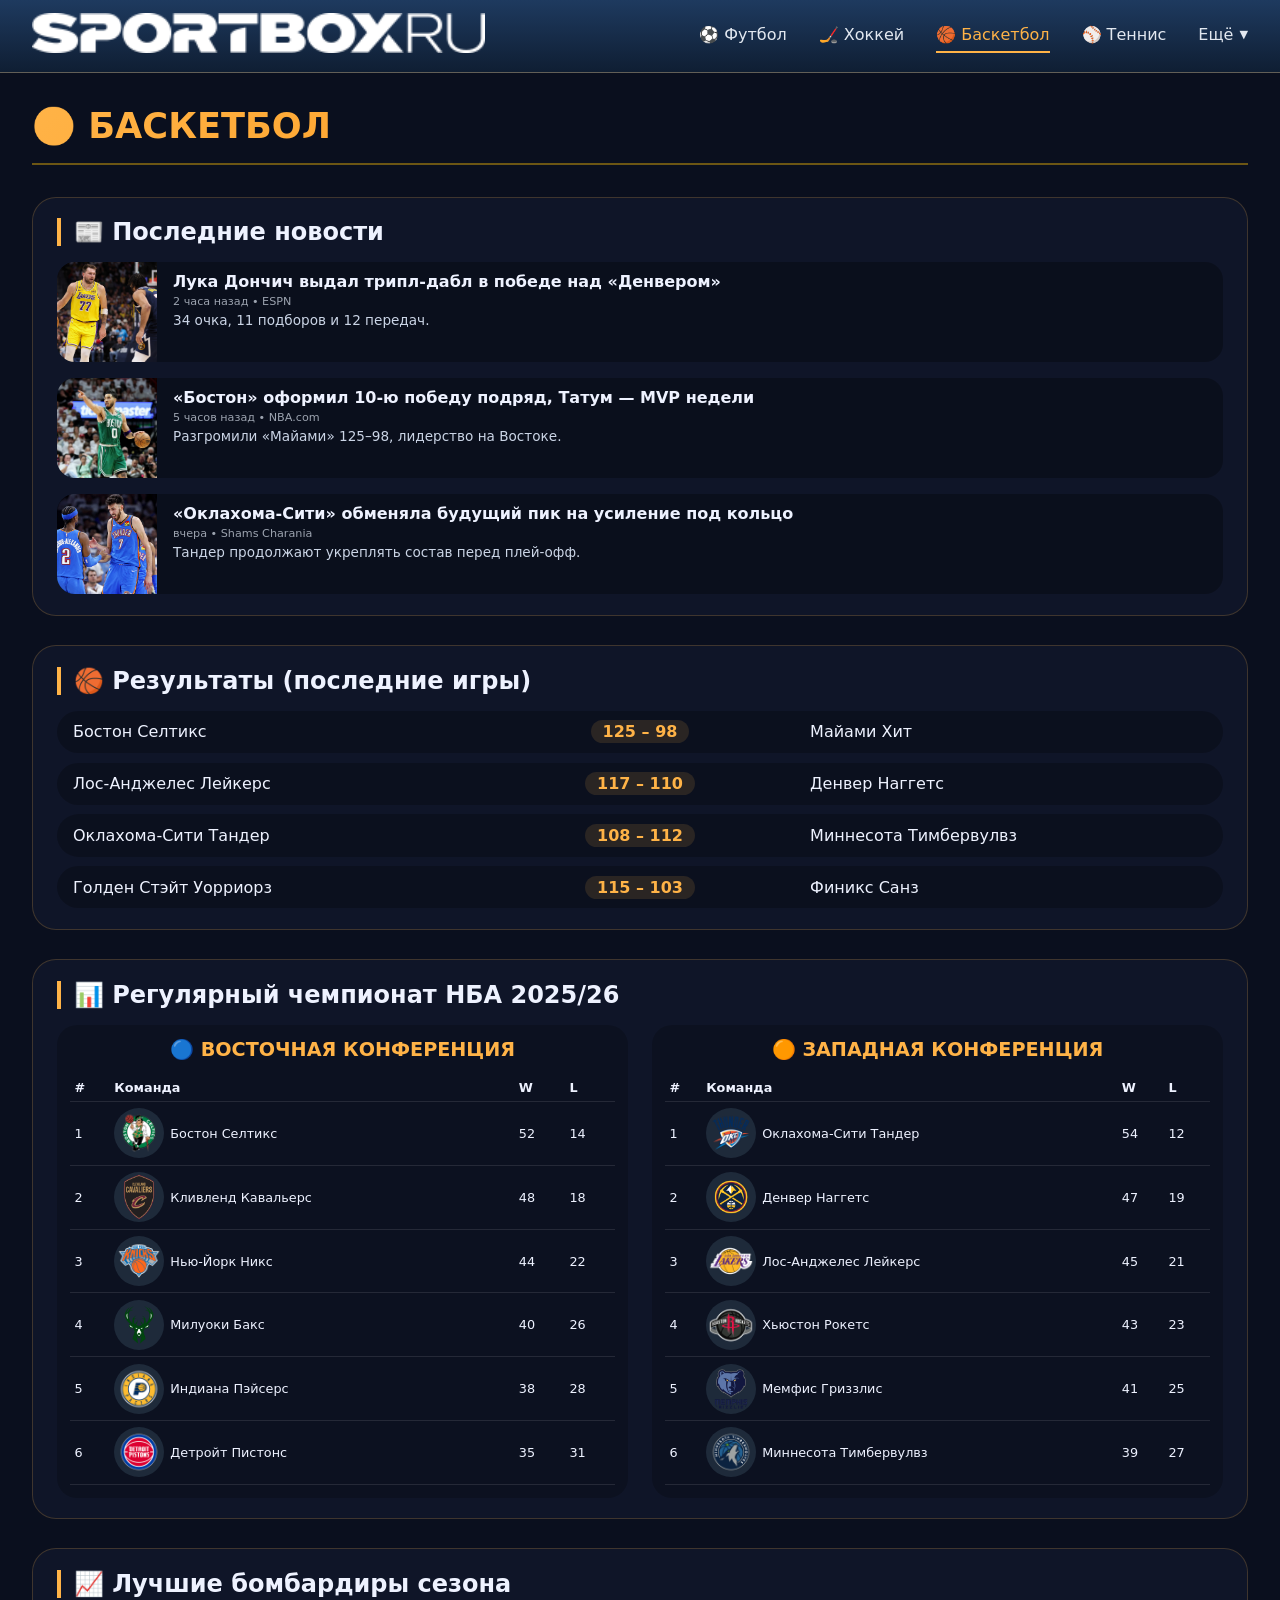
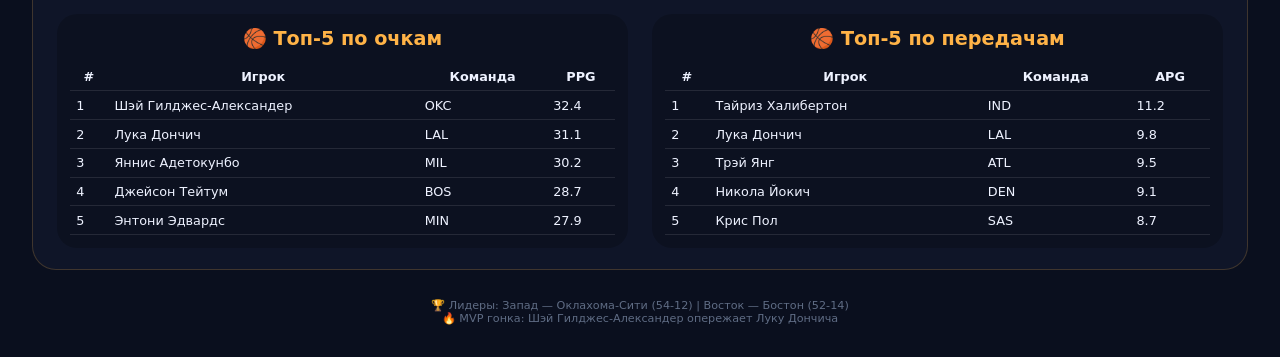
<file: pages/basketball.html>
<!DOCTYPE html>
<html lang="ru">

<head>
    <meta charset="UTF-8">
    <meta name="viewport" content="width=device-width, initial-scale=1.0">
    <title>Баскетбол — новости, результаты, таблицы НБА | SPORTBOX</title>
    <link rel="stylesheet" href="./css/types-of-sports.css">
    <link rel="icon" type="image/png" sizes="32x32" href="./img/ico/pogo.png">
    <!-- акцентный цвет для баскетбола (оранжевый) -->
    <style>
        .sport-header h1 {
            background: linear-gradient(135deg, #FFB347, #FF8C00);
            -webkit-background-clip: text;
            background-clip: text;
        }

        .section-title {
            border-left-color: #FFB347;
        }

        .score {
            background: #FFB34720;
            color: #FFB347;
        }

        .conf h3,
        .league h3,
        .rank-list h3 {
            color: #FFB347;
        }

        .nav-links a:hover,
        .nav-links a.active {
            color: #FFB347;
            border-bottom-color: #FFB347;
        }

        .dropbtn:hover {
            color: #FFB347;
            border-bottom-color: #FFB347;
        }

        .dropdown-menu a:hover {
            background: rgba(255, 180, 71, 0.2);
            color: #FFB347;
        }
    </style>
</head>

<body class="basketball">
    <div class="nav-menu">
        <div class="nav-container">
            <div class="logo"><a href="/sportbox/"><img src="./img/ico/logo.png" alt="SPORTBOX"></a></div>            
            <div class="nav-links">

                <a href="football.html">⚽ Футбол</a>
                <a href="hockey.html">🏒 Хоккей</a>
                <a href="basketball.html"  class="active">🏀 Баскетбол</a>
                <a href="tennis.html">⚾ Теннис</a>
                <div class="dropdown">
                    <button class="dropbtn">Ещё <span class="dropdown-arrow">▼</span></button>
                    <div class="dropdown-menu">
                        <a href="volleyball.html">🏐 Волейбол</a>
                        <a href="boxing.html">🥊 Бокс / MMA</a>
                        <a href="f1.html">🏎️ Формула-1</a>
                        <a href="biathlon.html">🎯 Биатлон</a>
                    </div>
                </div>
            </div>
        </div>
    </div>

    <div class="page">
        <div class="sport-header">
            <h1>🏀 БАСКЕТБОЛ</h1>
        </div>

        <!-- новости -->
        <div class="section-card">
            <div class="section-title">📰 Последние новости</div>
            <div class="news-list">
                <div class="news-item">
                    <div class="news-img"><img src="./img/news-photo/luka.jpg" alt="Дончич"></div>
                    <div class="news-content">
                        <div class="news-title">Лука Дончич выдал трипл-дабл в победе над «Денвером»</div>
                        <div class="news-meta">2 часа назад • ESPN</div>
                        <div class="news-desc">34 очка, 11 подборов и 12 передач.</div>
                    </div>
                </div>
                <div class="news-item">
                    <div class="news-img"><img src="./img/news-photo/tatum.webp" alt="Селтикс"></div>
                    <div class="news-content">
                        <div class="news-title">«Бостон» оформил 10-ю победу подряд, Татум — MVP недели</div>
                        <div class="news-meta">5 часов назад • NBA.com</div>
                        <div class="news-desc">Разгромили «Майами» 125–98, лидерство на Востоке.</div>
                    </div>
                </div>
                <div class="news-item">
                    <div class="news-img"><img src="./img/news-photo/okc.jpg" alt="Тандер"></div>
                    <div class="news-content">
                        <div class="news-title">«Оклахома-Сити» обменяла будущий пик на усиление под кольцо</div>
                        <div class="news-meta">вчера • Shams Charania</div>
                        <div class="news-desc">Тандер продолжают укреплять состав перед плей-офф.</div>
                    </div>
                </div>
            </div>
        </div>

        <!-- результаты -->
        <div class="section-card">
            <div class="section-title">🏀 Результаты (последние игры)</div>
            <div class="results-grid">
                <div class="result-row"><span class="team-name">Бостон Селтикс</span><span class="score">125 –
                        98</span><span class="team-name">Майами Хит</span></div>
                <div class="result-row"><span class="team-name">Лос-Анджелес Лейкерс</span><span class="score">117 –
                        110</span><span class="team-name">Денвер Наггетс</span></div>
                <div class="result-row"><span class="team-name">Оклахома-Сити Тандер</span><span class="score">108 –
                        112</span><span class="team-name">Миннесота Тимбервулвз</span></div>
                <div class="result-row"><span class="team-name">Голден Стэйт Уорриорз</span><span class="score">115 –
                        103</span><span class="team-name">Финикс Санз</span></div>
            </div>
        </div>

        <!-- таблицы с иконками -->
        <div class="section-card">
            <div class="section-title">📊 Регулярный чемпионат НБА 2025/26</div>
            <div class="conferences">
                <div class="conf">
                    <h3>🔵 ВОСТОЧНАЯ КОНФЕРЕНЦИЯ</h3>
                    <table class="standings-table">
                        <thead>
                            <tr>
                                <th>#</th>
                                <th>Команда</th>
                                <th>W</th>
                                <th>L</th>
                            </tr>
                        </thead>
                        <tbody>
                            <tr>
                                <td>1</td>
                                <td>
                                    <div class="team-cell"><img class="team-logo" src="./img/logo-teams/boston.png"
                                            alt="BOS"> Бостон Селтикс</div>
                                </td>
                                <td>52</td>
                                <td>14</td>
                            </tr>
                            <tr>
                                <td>2</td>
                                <td>
                                    <div class="team-cell"><img class="team-logo" src="./img/logo-teams/cleveland.png"
                                            alt="CLE"> Кливленд Кавальерс</div>
                                </td>
                                <td>48</td>
                                <td>18</td>
                            </tr>
                            <tr>
                                <td>3</td>
                                <td>
                                    <div class="team-cell"><img class="team-logo" src="./img/logo-teams/new-york.png"
                                            alt="NYK"> Нью-Йорк Никс</div>
                                </td>
                                <td>44</td>
                                <td>22</td>
                            </tr>
                            <tr>
                                <td>4</td>
                                <td>
                                    <div class="team-cell"><img class="team-logo" src="./img/logo-teams/milwaukee.png"
                                            alt="MIL"> Милуоки Бакс</div>
                                </td>
                                <td>40</td>
                                <td>26</td>
                            </tr>
                            <tr>
                                <td>5</td>
                                <td>
                                    <div class="team-cell"><img class="team-logo" src="./img/logo-teams/indiana.png"
                                            alt="IND"> Индиана Пэйсерс</div>
                                </td>
                                <td>38</td>
                                <td>28</td>
                            </tr>
                            <tr>
                                <td>6</td>
                                <td>
                                    <div class="team-cell"><img class="team-logo" src="./img/logo-teams/detroit.png"
                                            alt="DET"> Детройт Пистонс</div>
                                </td>
                                <td>35</td>
                                <td>31</td>
                            </tr>
                        </tbody>
                    </table>
                </div>
                <div class="conf">
                    <h3>🟠 ЗАПАДНАЯ КОНФЕРЕНЦИЯ</h3>
                    <table class="standings-table">
                        <thead>
                            <tr>
                                <th>#</th>
                                <th>Команда</th>
                                <th>W</th>
                                <th>L</th>
                            </tr>
                        </thead>
                        <tbody>
                            <tr>
                                <td>1</td>
                                <td>
                                    <div class="team-cell"><img class="team-logo" src="./img/logo-teams/okc.png"
                                            alt="OKC"> Оклахома-Сити Тандер</div>
                                </td>
                                <td>54</td>
                                <td>12</td>
                            </tr>
                            <tr>
                                <td>2</td>
                                <td>
                                    <div class="team-cell"><img class="team-logo" src="./img/logo-teams/denver.png"
                                            alt="DEN"> Денвер Наггетс</div>
                                </td>
                                <td>47</td>
                                <td>19</td>
                            </tr>
                            <tr>
                                <td>3</td>
                                <td>
                                    <div class="team-cell"><img class="team-logo" src="./img/logo-teams/lal.png"
                                            alt="LAL"> Лос-Анджелес Лейкерс</div>
                                </td>
                                <td>45</td>
                                <td>21</td>
                            </tr>
                            <tr>
                                <td>4</td>
                                <td>
                                    <div class="team-cell"><img class="team-logo" src="./img/logo-teams/houston.png"
                                            alt="HOU"> Хьюстон Рокетс</div>
                                </td>
                                <td>43</td>
                                <td>23</td>
                            </tr>
                            <tr>
                                <td>5</td>
                                <td>
                                    <div class="team-cell"><img class="team-logo" src="./img/logo-teams/memphis.png"
                                            alt="MEM"> Мемфис Гриззлис</div>
                                </td>
                                <td>41</td>
                                <td>25</td>
                            </tr>
                            <tr>
                                <td>6</td>
                                <td>
                                    <div class="team-cell"><img class="team-logo" src="./img/logo-teams/minnesota.png"
                                            alt="MIN"> Миннесота Тимбервулвз</div>
                                </td>
                                <td>39</td>
                                <td>27</td>
                            </tr>
                        </tbody>
                    </table>
                </div>
            </div>
        </div>

        <!-- лучшие бомбардиры -->
        <div class="section-card">
            <div class="section-title">📈 Лучшие бомбардиры сезона</div>
            <div class="rankings">
                <div class="rank-list">
                    <h3>🏀 Топ-5 по очкам</h3>
                    <table class="rank-table">
                        <thead>
                            <tr>
                                <th>#</th>
                                <th>Игрок</th>
                                <th>Команда</th>
                                <th>PPG</th>
                            </tr>
                        </thead>
                        <tbody>
                            <tr>
                                <td>1</td>
                                <td>Шэй Гилджес-Александер</td>
                                <td>OKC</td>
                                <td>32.4</td>
                            </tr>
                            <tr>
                                <td>2</td>
                                <td>Лука Дончич</td>
                                <td>LAL</td>
                                <td>31.1</td>
                            </tr>
                            <tr>
                                <td>3</td>
                                <td>Яннис Адетокунбо</td>
                                <td>MIL</td>
                                <td>30.2</td>
                            </tr>
                            <tr>
                                <td>4</td>
                                <td>Джейсон Тейтум</td>
                                <td>BOS</td>
                                <td>28.7</td>
                            </tr>
                            <tr>
                                <td>5</td>
                                <td>Энтони Эдвардс</td>
                                <td>MIN</td>
                                <td>27.9</td>
                            </tr>
                        </tbody>
                    </table>
                </div>
                <div class="rank-list">
                    <h3>🏀 Топ-5 по передачам</h3>
                    <table class="rank-table">
                        <thead>
                            <tr>
                                <th>#</th>
                                <th>Игрок</th>
                                <th>Команда</th>
                                <th>APG</th>
                            </tr>
                        </thead>
                        <tbody>
                            <tr>
                                <td>1</td>
                                <td>Тайриз Халибертон</td>
                                <td>IND</td>
                                <td>11.2</td>
                            </tr>
                            <tr>
                                <td>2</td>
                                <td>Лука Дончич</td>
                                <td>LAL</td>
                                <td>9.8</td>
                            </tr>
                            <tr>
                                <td>3</td>
                                <td>Трэй Янг</td>
                                <td>ATL</td>
                                <td>9.5</td>
                            </tr>
                            <tr>
                                <td>4</td>
                                <td>Никола Йокич</td>
                                <td>DEN</td>
                                <td>9.1</td>
                            </tr>
                            <tr>
                                <td>5</td>
                                <td>Крис Пол</td>
                                <td>SAS</td>
                                <td>8.7</td>
                            </tr>
                        </tbody>
                    </table>
                </div>
            </div>
        </div>

        <div class="footer-note">
            🏆 Лидеры: Запад — Оклахома-Сити (54-12) | Восток — Бостон (52-14)<br>
            🔥 MVP гонка: Шэй Гилджес-Александер опережает Луку Дончича
        </div>
    </div>

</body>

</html>
</file>
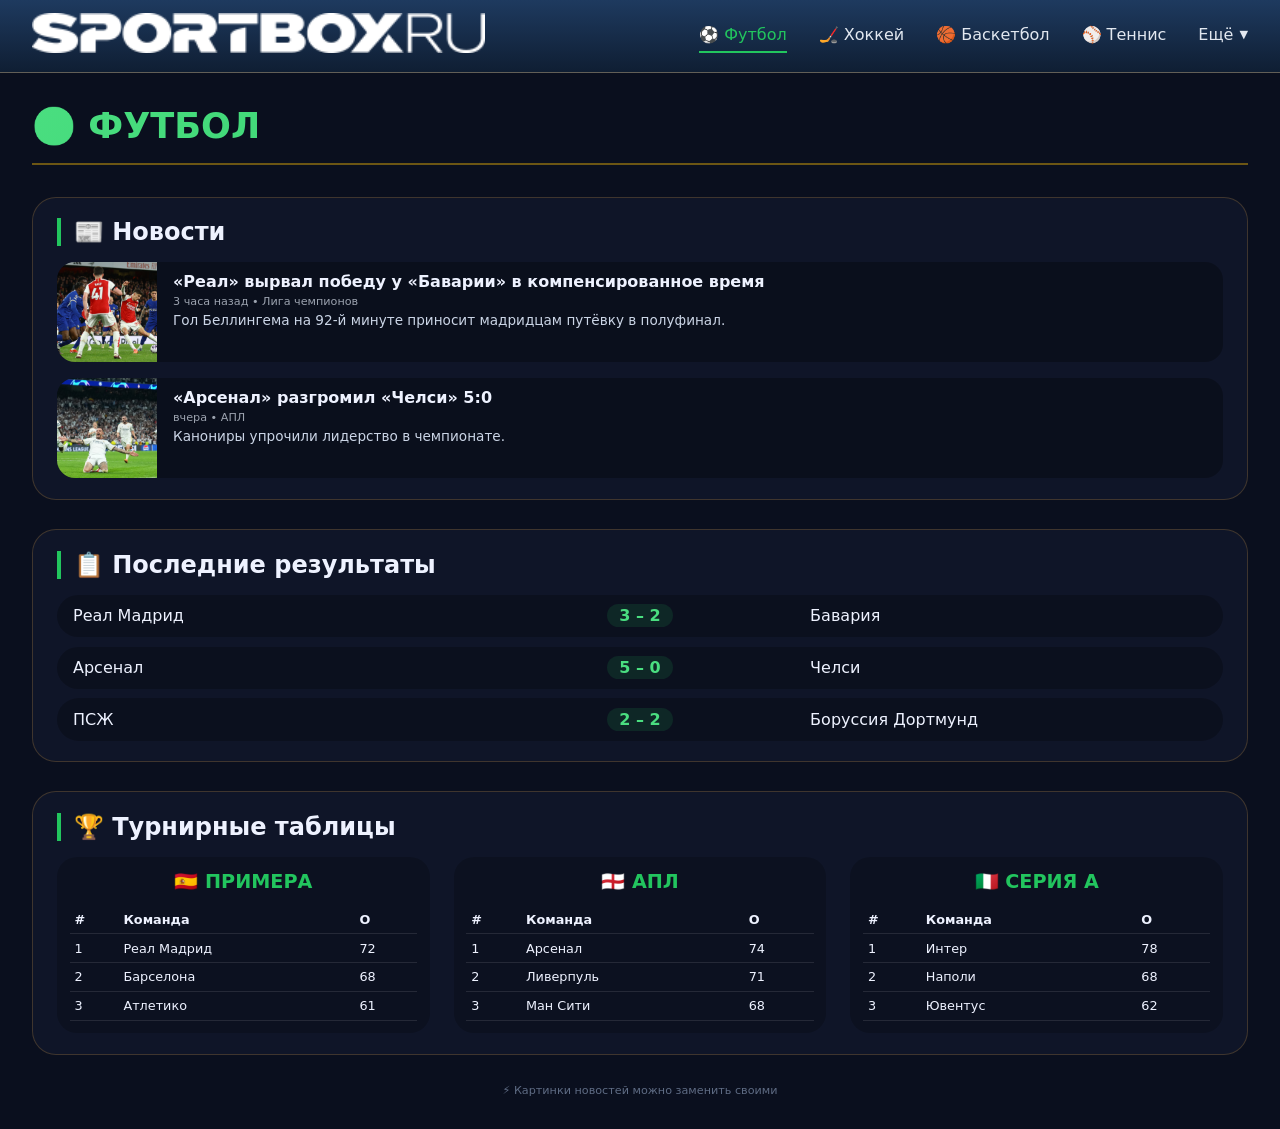
<file: pages/football.html>
<!DOCTYPE html>
<html lang="ru">
<head>
    <meta charset="UTF-8">
    <meta name="viewport" content="width=device-width, initial-scale=1.0">
    <title>Футбол — новости, результаты, таблицы</title>
    <link rel="stylesheet" href="./css/types-of-sports.css">
    <link rel="icon" type="image/png" sizes="32x32" href="./img/ico/pogo.png">


</head>
<body class="football">    
    <div class="nav-menu">
        <div class="nav-container">
            <div class="logo"><a href="/sportbox/"><img src="./img/ico/logo.png" alt="SPORTBOX"></a></div>            
            <div class="nav-links">
                
                <a href="football.html"  class="active">⚽ Футбол</a>
                <a href="hockey.html">🏒 Хоккей</a>
                <a href="basketball.html">🏀 Баскетбол</a>
                <a href="tennis.html">⚾ Теннис</a>
                <div class="dropdown">
                    <button class="dropbtn">Ещё <span class="dropdown-arrow">▼</span></button>
                    <div class="dropdown-menu">
                        <a href="volleyball.html">🏐 Волейбол</a>
                        <a href="boxing.html">🥊 Бокс / MMA</a>
                        <a href="f1.html">🏎️ Формула-1</a>
                        <a href="biathlon.html">🎯 Биатлон</a>
                    </div>
                </div>
            </div>
        </div>
    </div>
    <div class="page">
        <div class="sport-header"><h1>⚽ ФУТБОЛ</h1></div>
        <div class="section-card">
            <div class="section-title">📰 Новости</div>
            <div class="news-list">
                <div class="news-item">
                    <div class="news-img"><img src="./img/news-photo/arsenal-vs-bavaria.jpg" alt=""></div>
                    <div class="news-content">
                        <div class="news-title">«Реал» вырвал победу у «Баварии» в компенсированное время</div>
                        <div class="news-meta">3 часа назад • Лига чемпионов</div>
                        <div class="news-desc">Гол Беллингема на 92-й минуте приносит мадридцам путёвку в полуфинал.</div>
                    </div>
                </div>
                <div class="news-item">
                    <div class="news-img"><img src="./img/news-photo/real-vs-bavaria.jpg" alt=""></div>
                    <div class="news-content">
                        <div class="news-title">«Арсенал» разгромил «Челси» 5:0</div>
                        <div class="news-meta">вчера • АПЛ</div>
                        <div class="news-desc">Канониры упрочили лидерство в чемпионате.</div>
                    </div>
                </div>
            </div>
        </div>
        <div class="section-card">
            <div class="section-title">📋 Последние результаты</div>
            <div class="results-grid">
                <div class="result-row"><span class="team-name">Реал Мадрид</span><span class="score">3 – 2</span><span class="team-name">Бавария</span></div>
                <div class="result-row"><span class="team-name">Арсенал</span><span class="score">5 – 0</span><span class="team-name">Челси</span></div>
                <div class="result-row"><span class="team-name">ПСЖ</span><span class="score">2 – 2</span><span class="team-name">Боруссия Дортмунд</span></div>
            </div>
        </div>
        <div class="section-card">
            <div class="section-title">🏆 Турнирные таблицы</div>
            <div class="leagues">
                <div class="league"><h3>🇪🇸 ПРИМЕРА</h3>
                    <table class="standings-table"><tr><th>#</th><th>Команда</th><th>О</th></tr>
                    <tr><td>1</td><td>Реал Мадрид</td><td>72</td></tr>
                    <tr><td>2</td><td>Барселона</td><td>68</td></tr>
                    <tr><td>3</td><td>Атлетико</td><td>61</td></tr></table>
                </div>
                <div class="league"><h3>🏴󠁧󠁢󠁥󠁮󠁧󠁿 АПЛ</h3>
                    <table class="standings-table"><tr><th>#</th><th>Команда</th><th>О</th></tr>
                    <tr><td>1</td><td>Арсенал</td><td>74</td></tr>
                    <tr><td>2</td><td>Ливерпуль</td><td>71</td></tr>
                    <tr><td>3</td><td>Ман Сити</td><td>68</td></tr></table>
                </div>
                <div class="league"><h3>🇮🇹 СЕРИЯ А</h3>
                    <table class="standings-table"><tr><th>#</th><th>Команда</th><th>О</th></tr>
                    <tr><td>1</td><td>Интер</td><td>78</td></tr>
                    <tr><td>2</td><td>Наполи</td><td>68</td></tr>
                    <tr><td>3</td><td>Ювентус</td><td>62</td></tr></table>
                </div>
            </div>
        </div>
        <div class="footer-note">⚡ Картинки новостей можно заменить своими</div>
    </div>
</body>
</html>
</file>
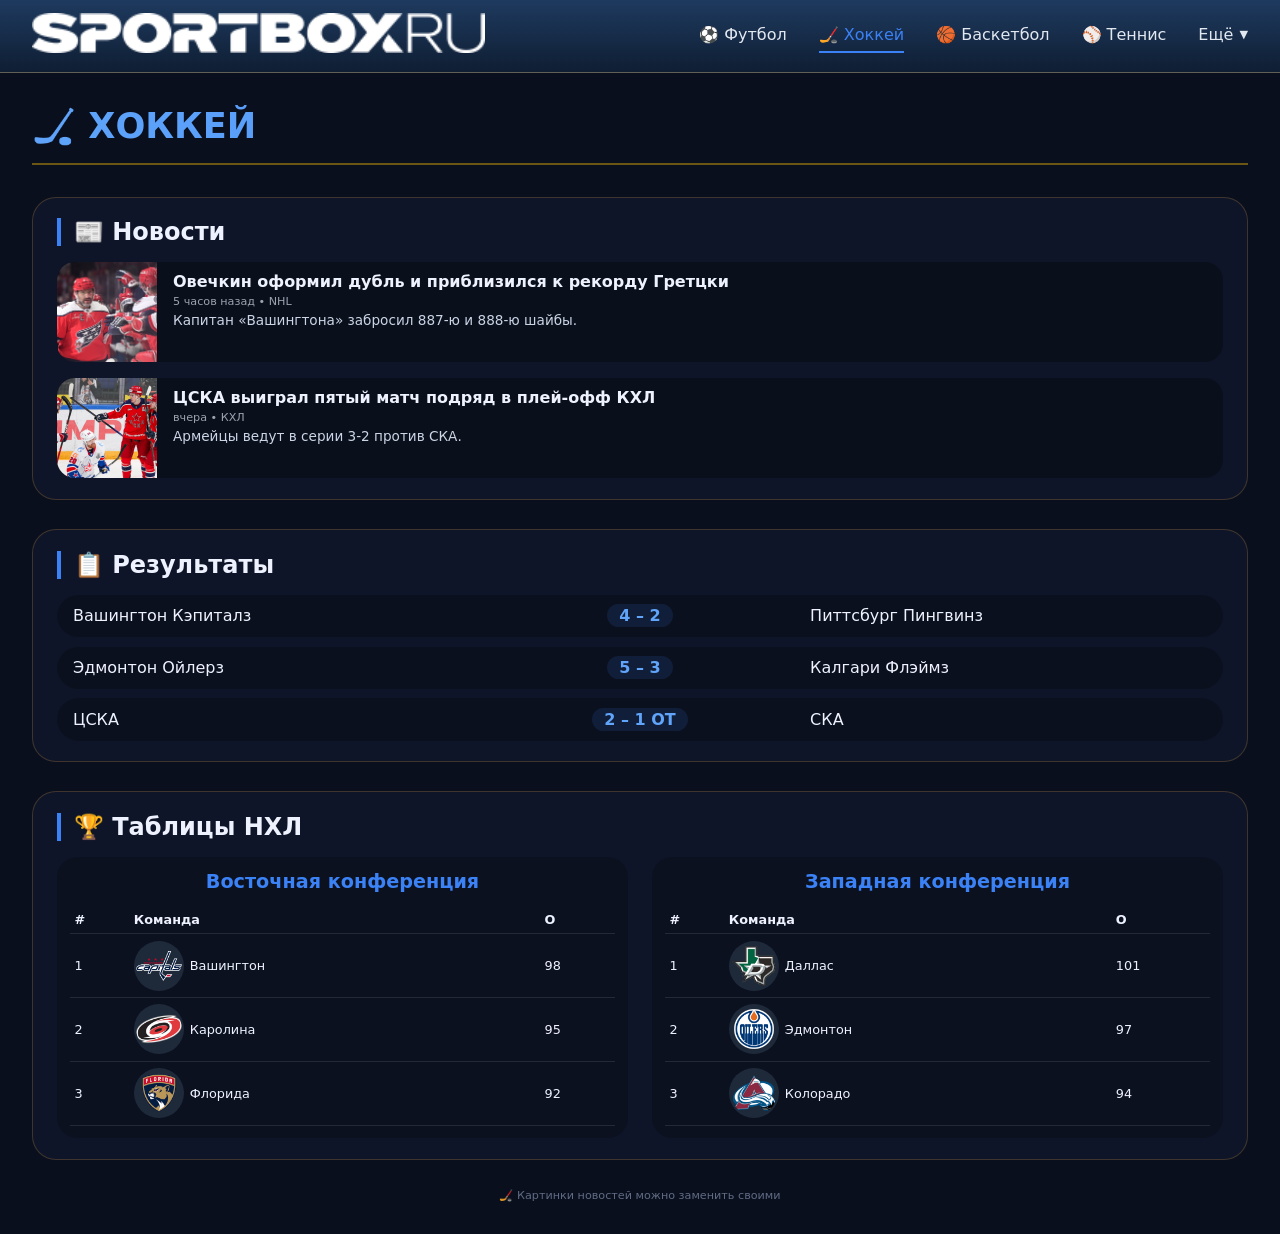
<file: pages/hockey.html>
<!DOCTYPE html>
<html lang="ru">

<head>
    <meta charset="UTF-8">
    <meta name="viewport" content="width=device-width, initial-scale=1.0">
    <title>Хоккей — новости, результаты, таблицы</title>
    <link rel="stylesheet" href="./css/types-of-sports.css">
    <link rel="icon" type="image/png" sizes="32x32" href="./img/ico/pogo.png">

</head>

<body class="hockey">
    <div class="nav-menu">
        <div class="nav-container">
            <div class="logo"><a href="/sportbox/"><img src="./img/ico/logo.png" alt="SPORTBOX"></a></div>            
            <div class="nav-links">

                <a href="football.html">⚽ Футбол</a>
                <a href="hockey.html"  class="active">🏒 Хоккей</a>
                <a href="basketball.html">🏀 Баскетбол</a>
                <a href="tennis.html">⚾ Теннис</a>
                <div class="dropdown">
                    <button class="dropbtn">Ещё <span class="dropdown-arrow">▼</span></button>
                    <div class="dropdown-menu">
                        <a href="volleyball.html" >🏐 Волейбол</a>
                        <a href="boxing.html">🥊 Бокс / MMA</a>
                        <a href="f1.html">🏎️ Формула-1</a>
                        <a href="biathlon.html">🎯 Биатлон</a>
                    </div>
                </div>
            </div>
        </div>
    </div>
    <div class="page">
        <div class="sport-header">
            <h1>🏒 ХОККЕЙ</h1>
        </div>
        <div class="section-card">
            <div class="section-title">📰 Новости</div>
            <div class="news-list">
                <div class="news-item">
                    <div class="news-img"><img src="./img/news-photo/ovechkin.jpg" alt=""></div>
                    <div class="news-content">
                        <div class="news-title">Овечкин оформил дубль и приблизился к рекорду Гретцки</div>
                        <div class="news-meta">5 часов назад • NHL</div>
                        <div class="news-desc">Капитан «Вашингтона» забросил 887-ю и 888-ю шайбы.</div>
                    </div>
                </div>
                <div class="news-item">
                    <div class="news-img"><img src="./img/news-photo/cska.webp" alt=""></div>
                    <div class="news-content">
                        <div class="news-title">ЦСКА выиграл пятый матч подряд в плей-офф КХЛ</div>
                        <div class="news-meta">вчера • КХЛ</div>
                        <div class="news-desc">Армейцы ведут в серии 3-2 против СКА.</div>
                    </div>
                </div>
            </div>
        </div>
        <div class="section-card">
            <div class="section-title">📋 Результаты</div>
            <div class="results-grid">
                <div class="result-row"><span class="team-name">Вашингтон Кэпиталз</span><span class="score">4 –
                        2</span><span class="team-name">Питтсбург Пингвинз</span></div>
                <div class="result-row"><span class="team-name">Эдмонтон Ойлерз</span><span class="score">5 –
                        3</span><span class="team-name">Калгари Флэймз</span></div>
                <div class="result-row"><span class="team-name">ЦСКА</span><span class="score">2 – 1 ОТ</span><span
                        class="team-name">СКА</span></div>
            </div>
        </div>
        <div class="section-card">
            <div class="section-title">🏆 Таблицы НХЛ</div>
            <div class="conferences">
                <div class="conf">
                    <h3>Восточная конференция</h3>
                    <table class="standings-table">
                        <tr>
                            <th>#</th>
                            <th>Команда</th>
                            <th>О</th>
                        </tr>
                        <tr>
                            <td>1</td>
                            <td>
                                <div class="team-cell"><img class="team-logo"
                                        src="./img/logo-teams/Washington_Capitals.svg.png" alt="WSH"> Вашингтон</div>
                            </td>
                            <td>98</td>
                        </tr>
                        <tr>
                            <td>2</td>
                            <td>
                                <div class="team-cell"><img class="team-logo" src="./img/logo-teams/carolina.png"
                                        alt="CAR"> Каролина</div>
                            </td>
                            <td>95</td>
                        </tr>
                        <tr>
                            <td>3</td>
                            <td>
                                <div class="team-cell"><img class="team-logo" src="./img/logo-teams/florida.png"
                                        alt="FLA"> Флорида</div>
                            </td>
                            <td>92</td>
                        </tr>
                    </table>
                </div>
                <div class="conf">
                    <h3>Западная конференция</h3>
                    <table class="standings-table">
                        <tr>
                            <th>#</th>
                            <th>Команда</th>
                            <th>О</th>
                        </tr>
                        <tr>
                            <td>1</td>
                            <td>
                                <div class="team-cell"><img class="team-logo" src="./img/logo-teams/dallas.png"
                                        alt="DAL"> Даллас</div>
                            </td>
                            <td>101</td>
                        </tr>
                        <tr>
                            <td>2</td>
                            <td>
                                <div class="team-cell"><img class="team-logo" src="./img/logo-teams/endmond.png"
                                        alt="EDM"> Эдмонтон</div>
                            </td>
                            <td>97</td>
                        </tr>
                        <tr>
                            <td>3</td>
                            <td>
                                <div class="team-cell"><img class="team-logo" src="./img/logo-teams/colorado.png"
                                        alt="COL"> Колорадо</div>
                            </td>
                            <td>94</td>
                        </tr>
                    </table>
                </div>
            </div>
        </div>
        <div class="footer-note">🏒 Картинки новостей можно заменить своими</div>
    </div>
</body>

</html>
</file>
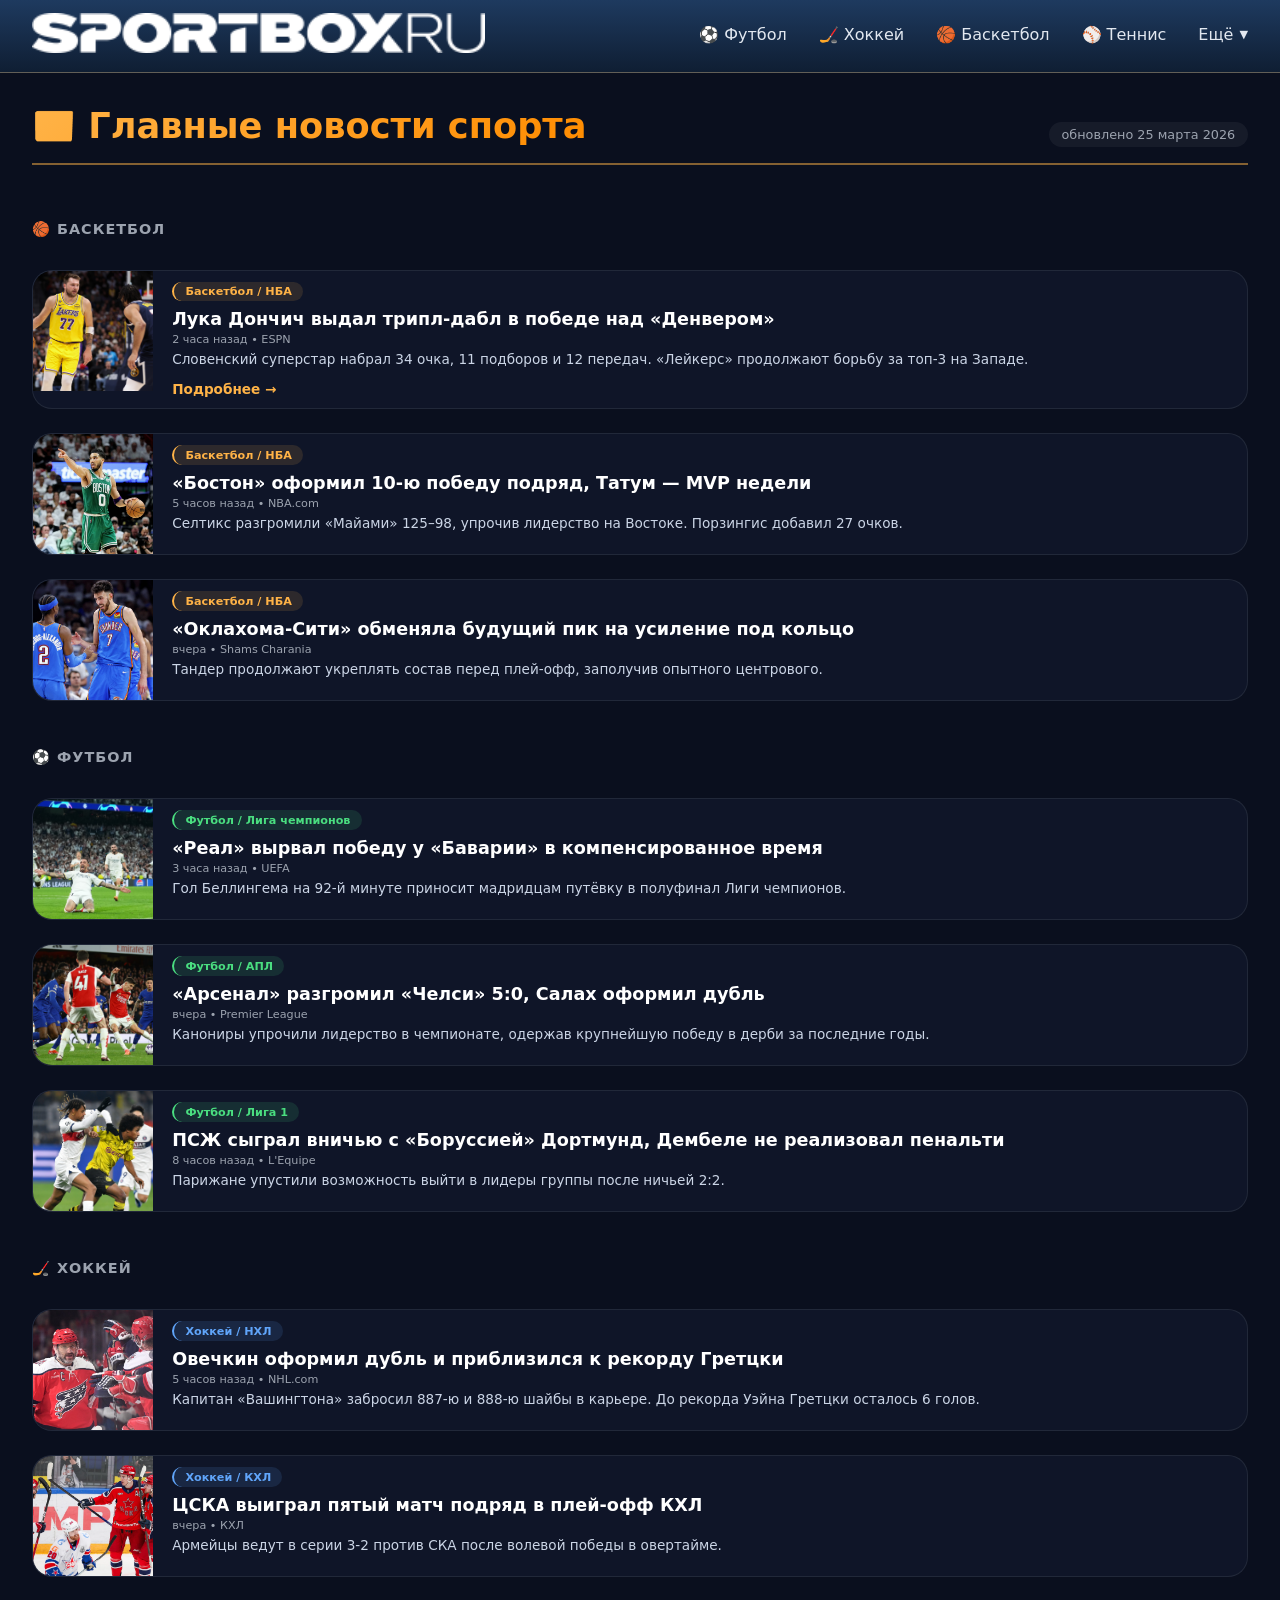
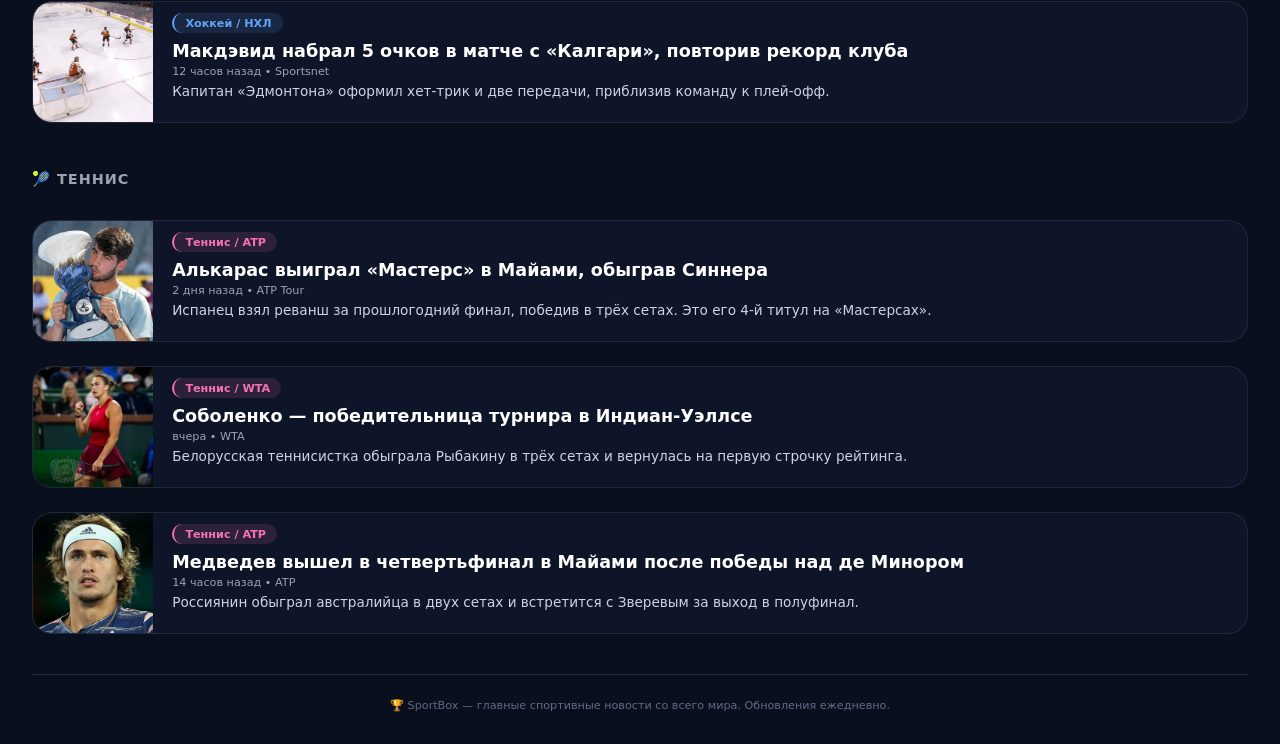
<file: pages/main-news.html>
<!DOCTYPE html>
<html lang="ru">
<head>
    <meta charset="UTF-8">
    <meta name="viewport" content="width=device-width, initial-scale=1.0">
    <title>Главные новости спорта — SportBox</title>
    <link rel="stylesheet" href="./css/main-news.css">
    <link rel="stylesheet" href="./css/types-of-sports.css">
    <link rel="icon" type="image/png" sizes="32x32" href="./img/ico/pogo.png">

  
</head>
<body>
    <!-- меню навигации -->
    <div class="nav-menu">
        <div class="nav-container">
            <div class="logo"><a href="/sportbox/"><img src="./img/ico/logo.png" alt="SPORTBOX"></a></div>            
            <div class="nav-links">
                
                <a href="football.html">⚽ Футбол</a>
                <a href="hockey.html">🏒 Хоккей</a>
                <a href="basketball.html">🏀 Баскетбол</a>
                <a href="tennis.html">⚾ Теннис</a>
                <div class="dropdown">
                    <button class="dropbtn">Ещё <span class="dropdown-arrow">▼</span></button>
                    <div class="dropdown-menu">
                        <a href="volleyball.html" class="active">🏐 Волейбол</a>
                        <a href="boxing.html">🥊 Бокс / MMA</a>
                        <a href="f1.html">🏎️ Формула-1</a>
                        <a href="biathlon.html">🎯 Биатлон</a>
                    </div>
                </div>
            </div>
        </div>
    </div>

    <div class="page">
        <div class="page-header">
            <h1>📰 Главные новости спорта</h1>
            <div class="date-badge">обновлено 25 марта 2026</div>
        </div>

        <div class="news-grid">
            <!-- ========== БАСКЕТБОЛ ========== -->
            <div class="section-divider">🏀 БАСКЕТБОЛ</div>

            <div class="news-card" data-news-id="1">
                <div class="news-image"><img src="./img/news-photo/luka.jpg" alt="Дончич"></div>
                <div class="news-content">
                    <span class="sport-tag sport-basketball">Баскетбол / НБА</span>
                    <div class="news-title">Лука Дончич выдал трипл-дабл в победе над «Денвером»</div>
                    <div class="news-meta">2 часа назад • ESPN</div>
                    <div class="news-desc">Словенский суперстар набрал 34 очка, 11 подборов и 12 передач. «Лейкерс» продолжают борьбу за топ-3 на Западе.</div>
                    <a href="./news-luka.html" class="read-more-btn">Подробнее →</a>
                </div>
            </div>

            <div class="news-card">
                <div class="news-image"><img src="./img/news-photo/tatum.webp" alt="Селтикс"></div>
                <div class="news-content">
                    <span class="sport-tag sport-basketball">Баскетбол / НБА</span>
                    <div class="news-title">«Бостон» оформил 10-ю победу подряд, Татум — MVP недели</div>
                    <div class="news-meta">5 часов назад • NBA.com</div>
                    <div class="news-desc">Селтикс разгромили «Майами» 125–98, упрочив лидерство на Востоке. Порзингис добавил 27 очков.</div>
                </div>
            </div>

            <div class="news-card">
                <div class="news-image"><img src="./img/news-photo/okc.jpg" alt="Тандер"></div>
                <div class="news-content">
                    <span class="sport-tag sport-basketball">Баскетбол / НБА</span>
                    <div class="news-title">«Оклахома-Сити» обменяла будущий пик на усиление под кольцо</div>
                    <div class="news-meta">вчера • Shams Charania</div>
                    <div class="news-desc">Тандер продолжают укреплять состав перед плей-офф, заполучив опытного центрового.</div>
                </div>
            </div>

            <!-- ========== ФУТБОЛ ========== -->
            <div class="section-divider">⚽ ФУТБОЛ</div>

            <div class="news-card">
                <div class="news-image"><img src="./img/news-photo/real-vs-bavaria.jpg" alt="Реал Бавария"></div>
                <div class="news-content">
                    <span class="sport-tag sport-football">Футбол / Лига чемпионов</span>
                    <div class="news-title">«Реал» вырвал победу у «Баварии» в компенсированное время</div>
                    <div class="news-meta">3 часа назад • UEFA</div>
                    <div class="news-desc">Гол Беллингема на 92-й минуте приносит мадридцам путёвку в полуфинал Лиги чемпионов.</div>
                </div>
            </div>

            <div class="news-card">
                <div class="news-image"><img src="./img/news-photo/arsenal-vs-bavaria.jpg" alt="Арсенал Челси"></div>
                <div class="news-content">
                    <span class="sport-tag sport-football">Футбол / АПЛ</span>
                    <div class="news-title">«Арсенал» разгромил «Челси» 5:0, Салах оформил дубль</div>
                    <div class="news-meta">вчера • Premier League</div>
                    <div class="news-desc">Канониры упрочили лидерство в чемпионате, одержав крупнейшую победу в дерби за последние годы.</div>
                </div>
            </div>

            <div class="news-card">
                <div class="news-image"><img src="./img/news-photo/pcg.jpg" alt="ПСЖ Боруссия"></div>
                <div class="news-content">
                    <span class="sport-tag sport-football">Футбол / Лига 1</span>
                    <div class="news-title">ПСЖ сыграл вничью с «Боруссией» Дортмунд, Дембеле не реализовал пенальти</div>
                    <div class="news-meta">8 часов назад • L'Equipe</div>
                    <div class="news-desc">Парижане упустили возможность выйти в лидеры группы после ничьей 2:2.</div>
                </div>
            </div>

            <!-- ========== ХОККЕЙ ========== -->
            <div class="section-divider">🏒 ХОККЕЙ</div>

            <div class="news-card">
                <div class="news-image"><img src="./img/news-photo/ovechkin.jpg" alt="Овечкин"></div>
                <div class="news-content">
                    <span class="sport-tag sport-hockey">Хоккей / НХЛ</span>
                    <div class="news-title">Овечкин оформил дубль и приблизился к рекорду Гретцки</div>
                    <div class="news-meta">5 часов назад • NHL.com</div>
                    <div class="news-desc">Капитан «Вашингтона» забросил 887-ю и 888-ю шайбы в карьере. До рекорда Уэйна Гретцки осталось 6 голов.</div>
                </div>
            </div>

            <div class="news-card">
                <div class="news-image"><img src="./img/news-photo/cska.webp" alt="ЦСКА СКА"></div>
                <div class="news-content">
                    <span class="sport-tag sport-hockey">Хоккей / КХЛ</span>
                    <div class="news-title">ЦСКА выиграл пятый матч подряд в плей-офф КХЛ</div>
                    <div class="news-meta">вчера • КХЛ</div>
                    <div class="news-desc">Армейцы ведут в серии 3-2 против СКА после волевой победы в овертайме.</div>
                </div>
            </div>

            <div class="news-card">
                <div class="news-image"><img src="./img/news-photo/hockey.webp" alt="Эдмонтон"></div>
                <div class="news-content">
                    <span class="sport-tag sport-hockey">Хоккей / НХЛ</span>
                    <div class="news-title">Макдэвид набрал 5 очков в матче с «Калгари», повторив рекорд клуба</div>
                    <div class="news-meta">12 часов назад • Sportsnet</div>
                    <div class="news-desc">Капитан «Эдмонтона» оформил хет-трик и две передачи, приблизив команду к плей-офф.</div>
                </div>
            </div>

            <!-- ========== ТЕННИС ========== -->
            <div class="section-divider">🎾 ТЕННИС</div>

            <div class="news-card">
                <div class="news-image"><img src="./img/news-photo/alkaras.webp" alt="Алькарас"></div>
                <div class="news-content">
                    <span class="sport-tag sport-tennis">Теннис / ATP</span>
                    <div class="news-title">Алькарас выиграл «Мастерс» в Майами, обыграв Синнера</div>
                    <div class="news-meta">2 дня назад • ATP Tour</div>
                    <div class="news-desc">Испанец взял реванш за прошлогодний финал, победив в трёх сетах. Это его 4-й титул на «Мастерсах».</div>
                </div>
            </div>

            <div class="news-card">
                <div class="news-image"><img src="./img/news-photo/solobenko.webp" alt="Соболенко"></div>
                <div class="news-content">
                    <span class="sport-tag sport-tennis">Теннис / WTA</span>
                    <div class="news-title">Соболенко — победительница турнира в Индиан-Уэллсе</div>
                    <div class="news-meta">вчера • WTA</div>
                    <div class="news-desc">Белорусская теннисистка обыграла Рыбакину в трёх сетах и вернулась на первую строчку рейтинга.</div>
                </div>
            </div>

            <div class="news-card">
                <div class="news-image"><img src="./img/players/zverev.webp" alt="Медведев"></div>
                <div class="news-content">
                    <span class="sport-tag sport-tennis">Теннис / ATP</span>
                    <div class="news-title">Медведев вышел в четвертьфинал в Майами после победы над де Минором</div>
                    <div class="news-meta">14 часов назад • ATP</div>
                    <div class="news-desc">Россиянин обыграл австралийца в двух сетах и встретится с Зверевым за выход в полуфинал.</div>
                </div>
            </div>
        </div>

        <!-- подвал -->
        <div style="text-align: center; margin-top: 2.5rem; font-size: 0.7rem; color: #5f6c84; border-top: 1px solid rgba(255,255,255,0.1); padding-top: 1.5rem;">
            🏆 SportBox — главные спортивные новости со всего мира. Обновления ежедневно.
        </div>
    </div>
    <script>
        // Данные для новостей (можно будет потом вынести в отдельный файл)
        // Сейчас для примера — 6 новостей, но ты сможешь добавить любые
        const newsData = {
    1: {
        title: "Лука Дончич выдал трипл-дабл в победе над «Денвером»",
        tag: "Баскетбол / НБА",
        tagClass: "sport-basketball",
        date: "2 часа назад • ESPN",
        fullText: "<p>Словенский суперстар Лука Дончич продолжил свою фантастическую игру в сезоне. В матче против «Денвер Наггетс» он набрал 34 очка, 11 подборов и 12 передач, оформив 15-й трипл-дабл в сезоне.</p><p>«Лейкерс» одержали важную победу со счётом 117:110, которая укрепила их позиции в топ-3 Западной конференции. Дончич также установил личный рекорд по трёхочковым в этом сезоне, реализовав 6 из 9 попыток.</p><h3>Реакция после матча</h3><p>«Я просто выхожу и играю в свою игру. Мои партнёры доверяют мне, и я стараюсь оправдывать это доверие. Сегодня мяч летел хорошо, но главное — это победа команды», — заявил Дончич на послематчевой пресс-конференции.</p><p>Тренер «Лейкерс» похвалил словенца: «Лука — особенный игрок. Когда он в таком ритме, остановить его практически невозможно. Его видение площадки и способность забивать с любой дистанции делают нас опасными для любого соперника».</p>",
        img: "./img/news-photo/luka.jpg"
    },
    2: {
        title: "«Бостон» оформил 10-ю победу подряд, Татум — MVP недели",
        tag: "Баскетбол / НБА",
        tagClass: "sport-basketball",
        date: "5 часов назад • NBA.com",
        fullText: "<p>«Бостон Селтикс» продолжают доминировать в Восточной конференции, разгромив «Майами Хит» со счётом 125:98. Это уже 10-я победа команды подряд, что является лучшей серией в текущем сезоне.</p><p>Джейсон Татум оформил дабл-дабл из 31 очка и 11 подборов, а Кристапс Порзингис добавил 27 очков, включая 5 трёхочковых. Защита «Селтикс» также была на высоте, ограничив лидера «Майами» Джимми Батлера всего 15 очками.</p><h3>Татум признан MVP недели</h3><p>За последние 7 дней Татум набирал в среднем 29.4 очка, 8.7 подбора и 5.3 передачи при 52% реализации бросков. Это его третий титул MVP недели в сезоне.</p><p>«Мы играем в правильный баскетбол. Все доверяют друг другу, и когда мы защищаемся так, как сегодня, нас очень сложно обыграть», — отметил Татум после матча.</p>",
        img: "./img/news-photo/tatum.webp"
    },
    3: {
        title: "«Оклахома-Сити» обменяла будущий пик на усиление под кольцо",
        tag: "Баскетбол / НБА",
        tagClass: "sport-basketball",
        date: "вчера • Shams Charania",
        fullText: "<p>«Оклахома-Сити Тандер» продолжают активное усиление перед плей-офф. По информации инсайдера Shams Charania, клуб обменял свой будущий пик первого раунда на опытного центрового из команды-аутсайдера.</p><p>Генеральный менеджер «Тандер» подтвердил, что команда нацелена на глубокий проход в плей-офф и готова жертвовать будущими активами ради успеха здесь и сейчас.</p><p>Ожидается, что новичок команды дебютирует уже в ближайшем матче против «Миннесоты». «Оклахома» продолжает лидировать на Западе с лучшим показателем побед в лиге.</p>",
        img: "./img/news-photo/okc.jpg"
    },
    4: {
        title: "«Реал» вырвал победу у «Баварии» в компенсированное время",
        tag: "Футбол / Лига чемпионов",
        tagClass: "sport-football",
        date: "3 часа назад • UEFA",
        fullText: "<p>Гол Беллингема на 92-й минуте приносит мадридцам путёвку в полуфинал Лиги чемпионов. «Реал» вырвал победу у «Баварии» в драматичном матче.</p><p>Немецкий клуб вёл 2:1 до 89-й минуты, но два гола в компенсированное время перевернули игру.</p><h3>Беллингема — герой матча</h3><p>Англичанин забил свой 15-й гол в сезоне и стал лучшим игроком матча.</p>",
        img: "./img/news-photo/real-vs-bavaria.jpg"
    },
    5: {
        title: "«Арсенал» разгромил «Челси» 5:0",
        tag: "Футбол / АПЛ",
        tagClass: "sport-football",
        date: "вчера • Premier League",
        fullText: "<p>Канониры упрочили лидерство в чемпионате, одержав крупнейшую победу в дерби за последние годы. «Арсенал» разгромил «Челси» со счётом 5:0.</p><p>Салах оформил дубль, а также отдал голевую передачу. Эта победа позволила «Арсеналу» оторваться от преследователей на 6 очков.</p>",
        img: "./img/news-photo/arsenal-vs-bavaria.jpg"
    },
    6: {
        title: "ПСЖ сыграл вничью с «Боруссией» Дортмунд",
        tag: "Футбол / Лига 1",
        tagClass: "sport-football",
        date: "8 часов назад • L'Equipe",
        fullText: "<p>Парижане упустили возможность выйти в лидеры группы после ничьей 2:2. Дембеле не реализовал пенальти на 78-й минуте.</p><p>«Боруссия» дважды отыгрывалась по ходу матча. Теперь судьба первого места решится в последнем туре.</p>",
        img: "./img/news-photo/pcg.jpg"
    },
    7: {
        title: "Овечкин оформил дубль и приблизился к рекорду Гретцки",
        tag: "Хоккей / НХЛ",
        tagClass: "sport-hockey",
        date: "5 часов назад • NHL.com",
        fullText: "<p>Капитан «Вашингтона» забросил 887-ю и 888-ю шайбы в карьере. До рекорда Уэйна Гретцки осталось 6 голов.</p><p>Овечкин стал третьим игроком в истории, достигшим отметки 888 голов. Вашингтон выиграл матч со счётом 4:2.</p>",
        img: "./img/news-photo/ovechkin.jpg"
    },
    8: {
        title: "ЦСКА выиграл пятый матч подряд в плей-офф КХЛ",
        tag: "Хоккей / КХЛ",
        tagClass: "sport-hockey",
        date: "вчера • КХЛ",
        fullText: "<p>Армейцы ведут в серии 3-2 против СКА после волевой победы в овертайме. ЦСКА выиграл пятый матч подряд в плей-офф.</p><p>Решающий гол забил Сергей Андронов на 12-й минуте овертайма. Шестой матч серии пройдёт в Санкт-Петербурге.</p>",
        img: "./img/news-photo/cska.webp"
    },
    9: {
        title: "Макдэвид набрал 5 очков в матче с «Калгари»",
        tag: "Хоккей / НХЛ",
        tagClass: "sport-hockey",
        date: "12 часов назад • Sportsnet",
        fullText: "<p>Капитан «Эдмонтона» оформил хет-трик и две передачи, приблизив команду к плей-офф. Макдэвид набрал 5 очков в матче с «Калгари».</p><p>«Ойлерз» выиграли 6:3 и занимают 2-е место в Тихоокеанском дивизионе.</p>",
        img: "./img/news-photo/hockey.webp"
    },
    10: {
        title: "Алькарас выиграл «Мастерс» в Майами, обыграв Синнера",
        tag: "Теннис / ATP",
        tagClass: "sport-tennis",
        date: "2 дня назад • ATP Tour",
        fullText: "<p>Испанец взял реванш за прошлогодний финал, победив в трёх сетах. Это его 4-й титул на «Мастерсах».</p><p>Алькарас выиграл «Мастерс» в Майами, обыграв Синнера со счётом 6:3, 6:7, 6:4. В рейтинге он поднялся на 2-е место.</p>",
        img: "./img/news-photo/alkaras.webp"
    },
    11: {
        title: "Соболенко — победительница турнира в Индиан-Уэллсе",
        tag: "Теннис / WTA",
        tagClass: "sport-tennis",
        date: "вчера • WTA",
        fullText: "<p>Белорусская теннисистка обыграла Рыбакину в трёх сетах и вернулась на первую строчку рейтинга. Соболенко — победительница турнира в Индиан-Уэллсе.</p><p>Финальный счёт: 4:6, 6:3, 6:2. Это её 5-й титул на турнирах WTA 1000.</p>",
        img: "./img/news-photo/solobenko.webp"
    },
    12: {
        title: "Медведев вышел в четвертьфинал в Майами после победы над де Минором",
        tag: "Теннис / ATP",
        tagClass: "sport-tennis",
        date: "14 часов назад • ATP",
        fullText: "<p>Россиянин обыграл австралийца в двух сетах и встретится с Зверевым за выход в полуфинал. Медведев вышел в четвертьфинал в Майами.</p><p>Счёт матча: 7:5, 6:4. В четвертьфинале его ждёт Александр Зверев.</p>",
        img: "./img/players/zverev.webp"
    }
};
    
        // Создаём модальное окно
        function createModal() {
            const modal = document.createElement('div');
            modal.className = 'modal-overlay';
            modal.innerHTML = `
                <div class="modal-container">
                    <button class="modal-close">&times;</button>
                    <div class="modal-header">
                        <img class="modal-header-img" src="" alt="">
                        <div class="modal-header-overlay">
                            <span class="modal-sport-tag"></span>
                            <h2></h2>
                        </div>
                    </div>
                    <div class="modal-body">
                        <div class="modal-meta"></div>
                        <div class="modal-full-text"></div>
                    </div>
                </div>
            `;
            document.body.appendChild(modal);
    
            // Закрытие по крестику
            modal.querySelector('.modal-close').addEventListener('click', () => {
                modal.classList.remove('active');
                setTimeout(() => {
                    if (!modal.classList.contains('active')) {
                        document.body.removeChild(modal);
                    }
                }, 300);
            });
    
            // Закрытие по клику на фон
            modal.addEventListener('click', (e) => {
                if (e.target === modal) {
                    modal.classList.remove('active');
                    setTimeout(() => {
                        if (!modal.classList.contains('active') && modal.parentNode) {
                            document.body.removeChild(modal);
                        }
                    }, 300);
                }
            });
    
            return modal;
        }
    
        // Открыть новость
        function openNews(newsId) {
            const news = newsData[newsId];
            if (!news) return;
    
            let modal = document.querySelector('.modal-overlay');
            if (!modal) {
                modal = createModal();
            }
    
            // Заполняем данными
            modal.querySelector('.modal-header-img').src = news.img;
            modal.querySelector('.modal-sport-tag').textContent = news.tag;
            modal.querySelector('.modal-sport-tag').className = `modal-sport-tag ${news.tagClass}`;
            modal.querySelector('.modal-header h2').textContent = news.title;
            modal.querySelector('.modal-meta').innerHTML = `<span>${news.date}</span><span>📖 3 мин чтения</span>`;
            modal.querySelector('.modal-full-text').innerHTML = news.fullText;
    
            modal.classList.add('active');
        }
    
        // Навешиваем обработчики на карточки новостей
        document.addEventListener('DOMContentLoaded', () => {
            const cards = document.querySelectorAll('.news-card');
            cards.forEach((card, index) => {
                // Используем индекс + 1 как ID новости
                const newsId = index + 1;
                // Если для этой новости есть данные, делаем кликабельной
                if (newsData[newsId]) {
                    card.style.cursor = 'pointer';
                    card.addEventListener('click', (e) => {
                        // Чтобы не сработало при клике на ссылки внутри
                        if (!e.target.closest('a')) {
                            openNews(newsId);
                        }
                    });
                }
            });
        });
    </script>
</body>
</html>
</file>
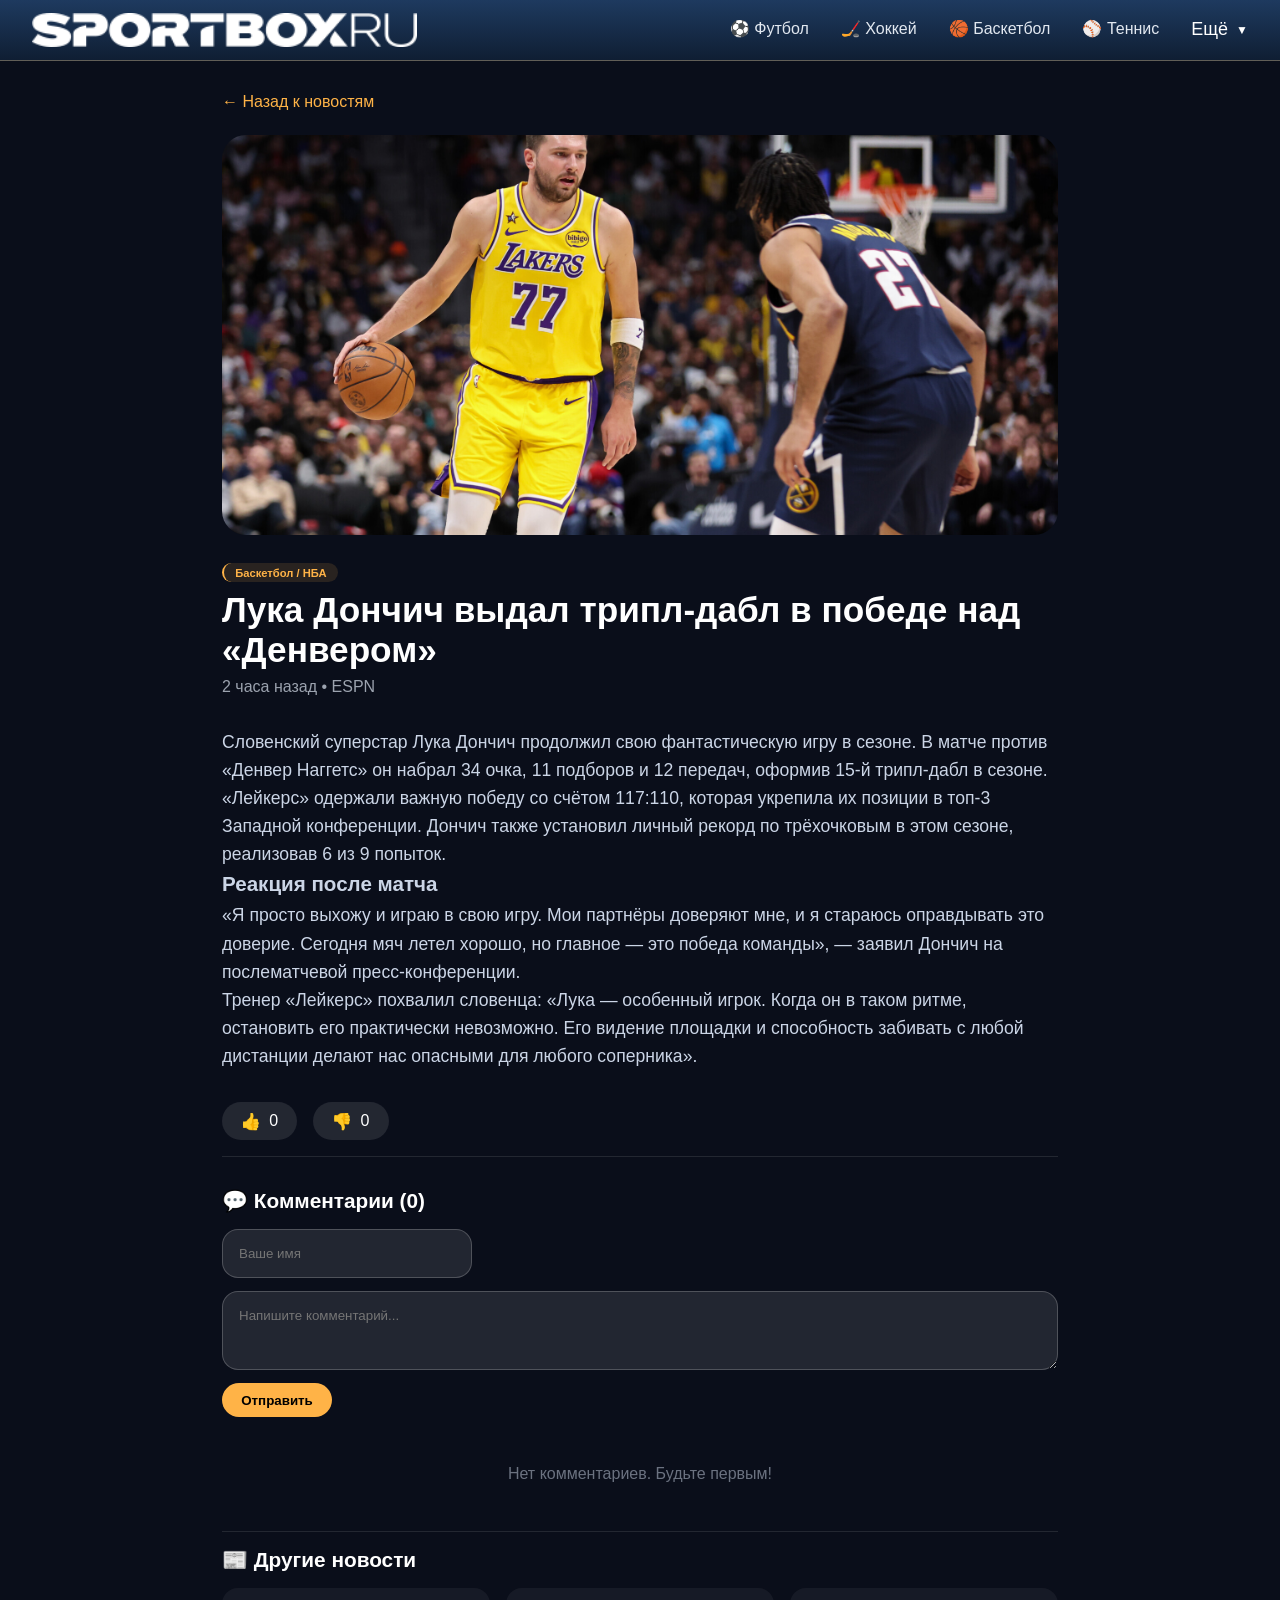
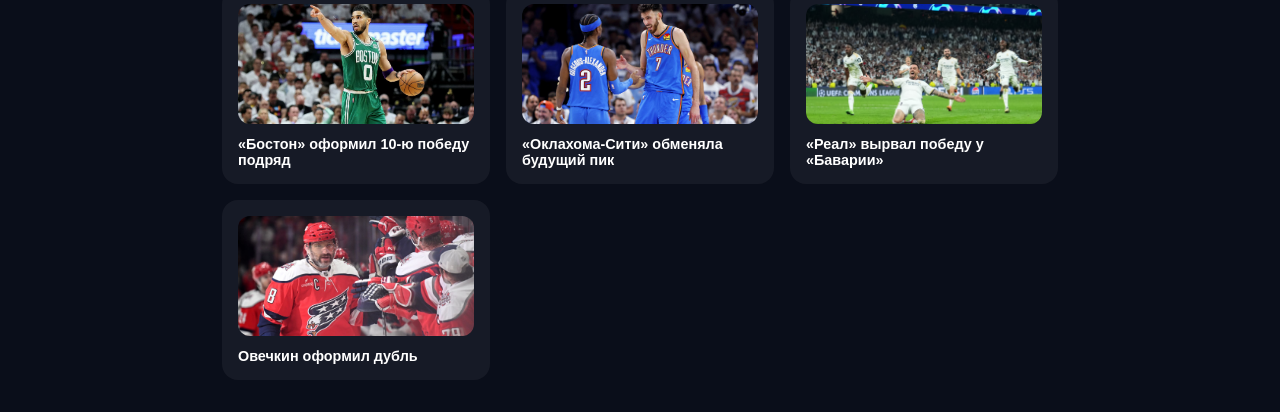
<file: pages/news-luka.html>
<!DOCTYPE html>
<html lang="ru">
<head>
    <meta charset="UTF-8">
    <meta name="viewport" content="width=device-width, initial-scale=1.0">
    <title>Лука Дончич — трипл-дабл против Денвера | SportBox</title>
    <link rel="stylesheet" href="./css/main-news.css">
    <link rel="stylesheet" href="./css/types-of-sports.css">
    <link rel="stylesheet" href="./css/style.css">
    <link rel="icon" type="image/png" sizes="32x32" href="./img/ico/pogo.png">
    <style>
        /* Дополнительные стили для страницы новости */
        .news-detail-container {
            max-width: 900px;
            margin: 0 auto;
            padding: 2rem;
        }
        
        .back-link {
            display: inline-block;
            margin-bottom: 1.5rem;
            color: #FFB347;
            text-decoration: none;
            font-weight: 500;
        }
        
        .back-link:hover {
            text-decoration: underline;
        }
        
        .detail-header {
            margin-bottom: 2rem;
        }
        
        .detail-img {
            width: 100%;
            height: 400px;
            object-fit: cover;
            border-radius: 24px;
            margin-bottom: 1.5rem;
        }
        
        .detail-title {
            font-size: 2.2rem;
            margin-bottom: 0.5rem;
        }
        
        .detail-meta {
            color: #9ca3af;
            margin-bottom: 1rem;
        }
        
        .detail-content {
            font-size: 1.1rem;
            line-height: 1.6;
            color: #cbd5e6;
            margin-bottom: 2rem;
        }
        
        /* Блок лайков */
        .like-section {
            display: flex;
            gap: 1rem;
            margin-bottom: 2rem;
            padding-bottom: 1rem;
            border-bottom: 1px solid rgba(255,255,255,0.1);
        }
        
        .like-btn, .dislike-btn {
            background: rgba(255,255,255,0.1);
            border: none;
            padding: 0.6rem 1.2rem;
            border-radius: 40px;
            color: white;
            font-size: 1rem;
            cursor: pointer;
            transition: 0.2s;
            display: flex;
            align-items: center;
            gap: 8px;
        }
        
        .like-btn:hover { background: #4ade80; color: #1a2a3a; }
        .dislike-btn:hover { background: #ef4444; color: white; }
        .like-btn.active { background: #4ade80; color: #1a2a3a; }
        .dislike-btn.active { background: #ef4444; color: white; }
        
        /* Комментарии */
        .comments-section {
            margin-bottom: 2rem;
        }
        
        .comments-title {
            font-size: 1.3rem;
            margin-bottom: 1rem;
        }
        
        .comment-form {
            display: flex;
            flex-direction: column;
            gap: 0.8rem;
            margin-bottom: 2rem;
        }
        
        .comment-input {
            background: rgba(255,255,255,0.1);
            border: 1px solid rgba(255,255,255,0.2);
            border-radius: 16px;
            padding: 1rem;
            color: white;
            font-family: inherit;
            resize: vertical;
        }
        
        .comment-input:focus {
            outline: none;
            border-color: #FFB347;
        }
        
        .submit-comment {
            background: #FFB347;
            border: none;
            padding: 0.6rem 1.2rem;
            border-radius: 40px;
            width: fit-content;
            cursor: pointer;
            font-weight: 600;
            transition: 0.2s;
        }
        
        .submit-comment:hover {
            background: #FF8C00;
            transform: scale(1.02);
        }
        
        .comments-list {
            display: flex;
            flex-direction: column;
            gap: 1rem;
        }
        
        .comment-item {
            background: rgba(255,255,255,0.05);
            padding: 1rem;
            border-radius: 16px;
        }
        
        .comment-author {
            font-weight: 600;
            color: #FFB347;
            margin-bottom: 0.3rem;
        }
        
        .comment-text {
            color: #cbd5e6;
            line-height: 1.4;
        }
        
        .comment-date {
            font-size: 0.7rem;
            color: #6b7280;
            margin-top: 0.3rem;
        }
        
        /* Другие новости */
        .other-news {
            margin-top: 2rem;
            padding-top: 1rem;
            border-top: 1px solid rgba(255,255,255,0.1);
        }
        
        .other-news-grid {
            display: grid;
            grid-template-columns: repeat(auto-fill, minmax(250px, 1fr));
            gap: 1rem;
            margin-top: 1rem;
        }
        
        .other-news-card {
            background: rgba(255,255,255,0.05);
            border-radius: 16px;
            padding: 1rem;
            text-decoration: none;
            transition: 0.2s;
        }
        
        .other-news-card:hover {
            background: rgba(255,255,255,0.1);
            transform: translateY(-2px);
        }
        
        .other-news-img {
            width: 100%;
            height: 120px;
            object-fit: cover;
            border-radius: 12px;
            margin-bottom: 0.5rem;
        }
        
        .other-news-title {
            font-weight: 600;
            color: white;
            font-size: 0.9rem;
        }
        
        @media (max-width: 700px) {
            .detail-img { height: 200px; }
            .detail-title { font-size: 1.5rem; }
            .detail-content { font-size: 1rem; }
        }
    </style>
</head>
<body>
    <div class="nav-menu">
        <div class="nav-container">
            <div class="logo"><a href="/sportbox/"><img src="./img/ico/logo.png" alt="SPORTBOX"></a></div>            
            <div class="nav-links">
                <a href="football.html">⚽ Футбол</a>
                <a href="hockey.html">🏒 Хоккей</a>
                <a href="basketball.html">🏀 Баскетбол</a>
                <a href="tennis.html">⚾ Теннис</a>
                <div class="dropdown">
                    <button class="dropbtn">Ещё <span class="dropdown-arrow">▼</span></button>
                    <div class="dropdown-menu">
                        <a href="volleyball.html">🏐 Волейбол</a>
                        <a href="boxing.html">🥊 Бокс / MMA</a>
                        <a href="f1.html">🏎️ Формула-1</a>
                        <a href="biathlon.html">🎯 Биатлон</a>
                    </div>
                </div>
            </div>
        </div>
    </div>

    <div class="news-detail-container">
        <a href="main-news.html" class="back-link">← Назад к новостям</a>
        
        <div class="detail-header">
            <img class="detail-img" id="detail-img" src="" alt="">
            <span class="sport-tag sport-basketball" id="detail-tag"></span>
            <h1 class="detail-title" id="detail-title"></h1>
            <div class="detail-meta" id="detail-meta"></div>
        </div>
        
        <div class="detail-content" id="detail-content"></div>
        
        <!-- Блок лайков -->
        <div class="like-section">
            <button class="like-btn" id="like-btn">👍 <span id="like-count">0</span></button>
            <button class="dislike-btn" id="dislike-btn">👎 <span id="dislike-count">0</span></button>
        </div>
        
        <!-- Комментарии -->
        <div class="comments-section">
            <h3 class="comments-title">💬 Комментарии (<span id="comments-count">0</span>)</h3>
            <div class="comment-form">
                <input type="text" id="comment-name" class="comment-input" placeholder="Ваше имя" style="max-width: 250px;">
                <textarea id="comment-text" class="comment-input" rows="3" placeholder="Напишите комментарий..."></textarea>
                <button class="submit-comment" id="submit-comment">Отправить</button>
            </div>
            <div class="comments-list" id="comments-list"></div>
        </div>
        
        <!-- Другие новости -->
        <div class="other-news">
            <h3 class="comments-title">📰 Другие новости</h3>
            <div class="other-news-grid" id="other-news-grid"></div>
        </div>
    </div>

    <script>
        // Данные новости (ID из URL)
        const urlParams = new URLSearchParams(window.location.search);
        const newsId = urlParams.get('id') || '1';
        
        // Данные новости (копия из main-news.html)
        const currentNews = {
            1: {
                title: "Лука Дончич выдал трипл-дабл в победе над «Денвером»",
                tag: "Баскетбол / НБА",
                tagClass: "sport-basketball",
                date: "2 часа назад • ESPN",
                fullText: "<p>Словенский суперстар Лука Дончич продолжил свою фантастическую игру в сезоне. В матче против «Денвер Наггетс» он набрал 34 очка, 11 подборов и 12 передач, оформив 15-й трипл-дабл в сезоне.</p><p>«Лейкерс» одержали важную победу со счётом 117:110, которая укрепила их позиции в топ-3 Западной конференции. Дончич также установил личный рекорд по трёхочковым в этом сезоне, реализовав 6 из 9 попыток.</p><h3>Реакция после матча</h3><p>«Я просто выхожу и играю в свою игру. Мои партнёры доверяют мне, и я стараюсь оправдывать это доверие. Сегодня мяч летел хорошо, но главное — это победа команды», — заявил Дончич на послематчевой пресс-конференции.</p><p>Тренер «Лейкерс» похвалил словенца: «Лука — особенный игрок. Когда он в таком ритме, остановить его практически невозможно. Его видение площадки и способность забивать с любой дистанции делают нас опасными для любого соперника».</p>",
                img: "./img/news-photo/luka.jpg"
            }
        };
        
        // Другие новости (для блока «Другие новости»)
        const otherNews = [
            { title: "«Бостон» оформил 10-ю победу подряд", img: "./img/news-photo/tatum.webp", link: "news-detail.html?id=2" },
            { title: "«Оклахома-Сити» обменяла будущий пик", img: "./img/news-photo/okc.jpg", link: "news-detail.html?id=3" },
            { title: "«Реал» вырвал победу у «Баварии»", img: "./img/news-photo/real-vs-bavaria.jpg", link: "news-detail.html?id=4" },
            { title: "Овечкин оформил дубль", img: "./img/news-photo/ovechkin.jpg", link: "news-detail.html?id=7" }
        ];
        
        // Загрузка новости
        const news = currentNews[newsId];
        if (news) {
            document.getElementById('detail-img').src = news.img;
            document.getElementById('detail-tag').textContent = news.tag;
            document.getElementById('detail-tag').className = `sport-tag ${news.tagClass}`;
            document.getElementById('detail-title').textContent = news.title;
            document.getElementById('detail-meta').textContent = news.date;
            document.getElementById('detail-content').innerHTML = news.fullText;
        }
        
        // Лайки/дизлайки (localStorage)
        let likes = localStorage.getItem(`news_${newsId}_likes`) ? parseInt(localStorage.getItem(`news_${newsId}_likes`)) : 0;
        let dislikes = localStorage.getItem(`news_${newsId}_dislikes`) ? parseInt(localStorage.getItem(`news_${newsId}_dislikes`)) : 0;
        let userVote = localStorage.getItem(`news_${newsId}_user_vote`) || null;
        
        function updateLikeUI() {
            document.getElementById('like-count').textContent = likes;
            document.getElementById('dislike-count').textContent = dislikes;
            const likeBtn = document.getElementById('like-btn');
            const dislikeBtn = document.getElementById('dislike-btn');
            if (userVote === 'like') {
                likeBtn.classList.add('active');
                dislikeBtn.classList.remove('active');
            } else if (userVote === 'dislike') {
                dislikeBtn.classList.add('active');
                likeBtn.classList.remove('active');
            } else {
                likeBtn.classList.remove('active');
                dislikeBtn.classList.remove('active');
            }
        }
        
        document.getElementById('like-btn').addEventListener('click', () => {
            if (userVote === 'like') {
                likes--;
                userVote = null;
            } else {
                if (userVote === 'dislike') dislikes--;
                likes++;
                userVote = 'like';
            }
            localStorage.setItem(`news_${newsId}_likes`, likes);
            localStorage.setItem(`news_${newsId}_dislikes`, dislikes);
            localStorage.setItem(`news_${newsId}_user_vote`, userVote);
            updateLikeUI();
        });
        
        document.getElementById('dislike-btn').addEventListener('click', () => {
            if (userVote === 'dislike') {
                dislikes--;
                userVote = null;
            } else {
                if (userVote === 'like') likes--;
                dislikes++;
                userVote = 'dislike';
            }
            localStorage.setItem(`news_${newsId}_likes`, likes);
            localStorage.setItem(`news_${newsId}_dislikes`, dislikes);
            localStorage.setItem(`news_${newsId}_user_vote`, userVote);
            updateLikeUI();
        });
        
        updateLikeUI();
        
        // Комментарии
        let comments = JSON.parse(localStorage.getItem(`news_${newsId}_comments`)) || [];
        
        function renderComments() {
            const commentsList = document.getElementById('comments-list');
            document.getElementById('comments-count').textContent = comments.length;
            if (comments.length === 0) {
                commentsList.innerHTML = '<div style="color: #6b7280; text-align: center; padding: 1rem;">Нет комментариев. Будьте первым!</div>';
                return;
            }
            commentsList.innerHTML = comments.map(comment => `
                <div class="comment-item">
                    <div class="comment-author">${escapeHtml(comment.name)}</div>
                    <div class="comment-text">${escapeHtml(comment.text)}</div>
                    <div class="comment-date">${comment.date}</div>
                </div>
            `).join('');
        }
        
        function escapeHtml(text) {
            const div = document.createElement('div');
            div.textContent = text;
            return div.innerHTML;
        }
        
        document.getElementById('submit-comment').addEventListener('click', () => {
            const nameInput = document.getElementById('comment-name');
            const textInput = document.getElementById('comment-text');
            const name = nameInput.value.trim();
            const text = textInput.value.trim();
            if (!name || !text) {
                alert('Введите имя и текст комментария');
                return;
            }
            comments.unshift({
                name: name,
                text: text,
                date: new Date().toLocaleString('ru-RU')
            });
            localStorage.setItem(`news_${newsId}_comments`, JSON.stringify(comments));
            renderComments();
            nameInput.value = '';
            textInput.value = '';
        });
        
        renderComments();
        
        // Другие новости
        const otherGrid = document.getElementById('other-news-grid');
        otherGrid.innerHTML = otherNews.map(item => `
            <a href="${item.link}" class="other-news-card">
                <img src="${item.img}" alt="" class="other-news-img">
                <div class="other-news-title">${item.title}</div>
            </a>
        `).join('');
    </script>
</body>
</html>
</file>
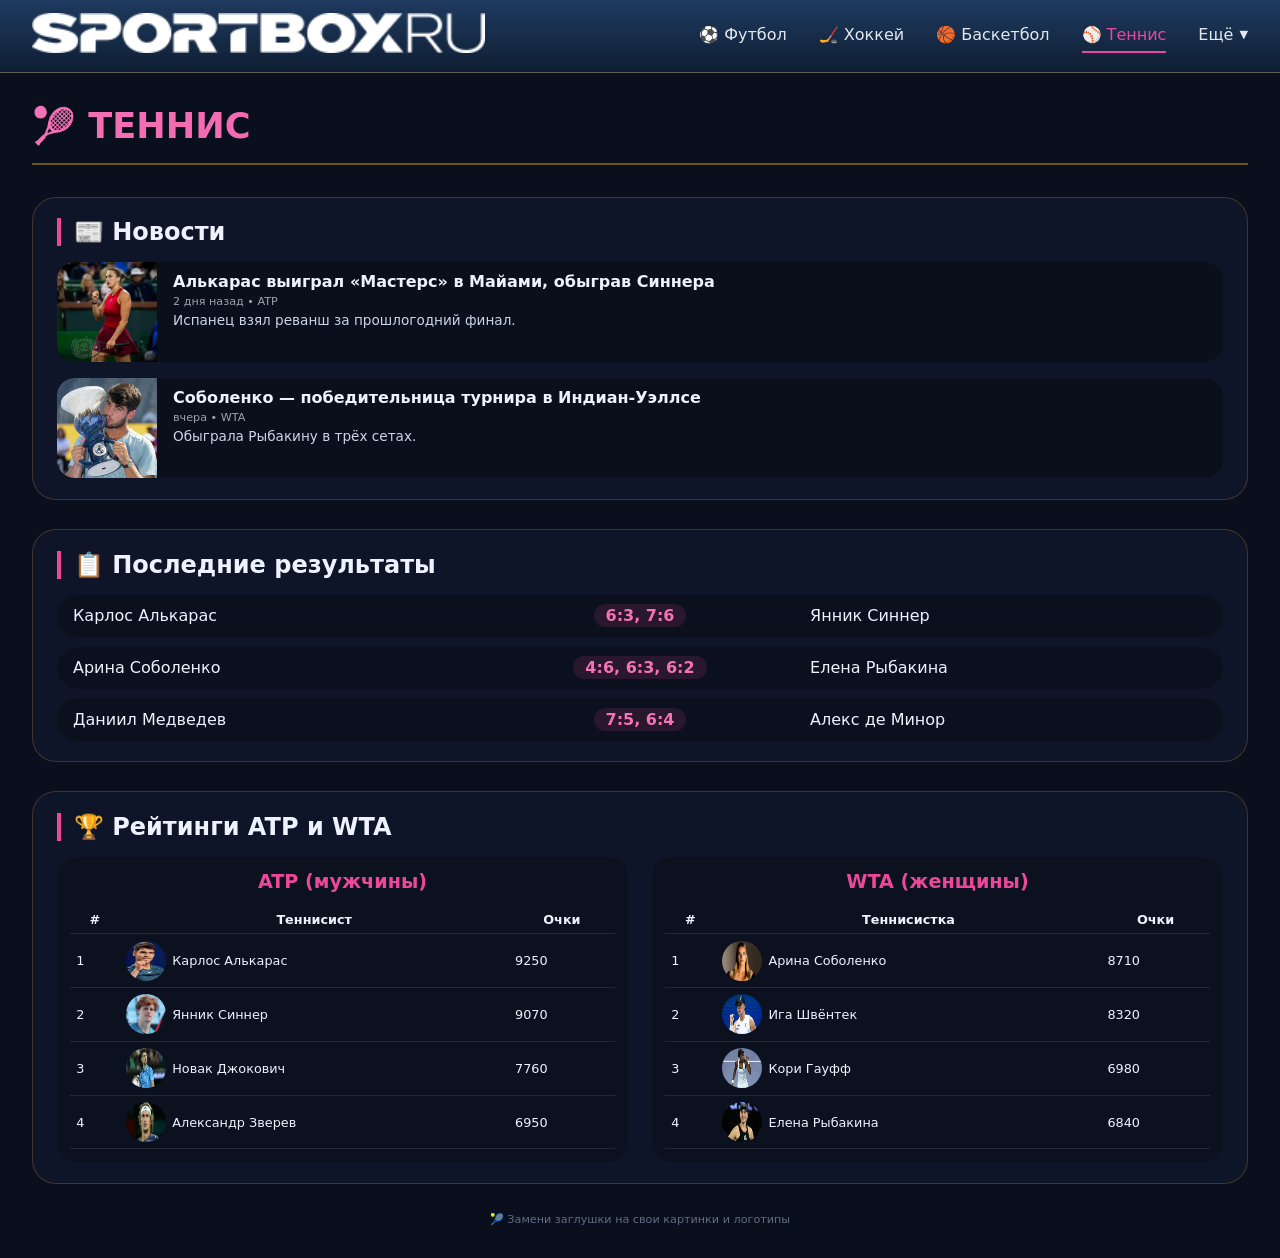
<file: pages/tennis.html>
<!DOCTYPE html>
<html lang="ru">
<head>
    <meta charset="UTF-8">
    <meta name="viewport" content="width=device-width, initial-scale=1.0">
    <title>Теннис — новости, результаты, рейтинги</title>
    <link rel="stylesheet" href="./css/types-of-sports.css">
    <link rel="icon" type="image/png" sizes="32x32" href="./img/ico/pogo.png">


</head>
<body>
    <body class="tennis"></body>
    <div class="nav-menu">
        <div class="nav-container">
            <div class="logo"><a href="/sportbox/"><img src="./img/ico/logo.png" alt="SPORTBOX"></a></div>            
            <div class="nav-links">
                
                <a href="football.html">⚽ Футбол</a>
                <a href="hockey.html">🏒 Хоккей</a>
                <a href="basketball.html">🏀 Баскетбол</a>
                <a href="tennis.html"  class="active">⚾ Теннис</a>
                <div class="dropdown">
                    <button class="dropbtn">Ещё <span class="dropdown-arrow">▼</span></button>
                    <div class="dropdown-menu">
                        <a href="volleyball.html">🏐 Волейбол</a>
                        <a href="boxing.html">🥊 Бокс / MMA</a>
                        <a href="f1.html">🏎️ Формула-1</a>
                        <a href="biathlon.html">🎯 Биатлон</a>
                    </div>
                </div>
            </div>
        </div>
    </div>
    <div class="page">
        <div class="sport-header"><h1>🎾 ТЕННИС</h1></div>
        <div class="section-card">
            <div class="section-title">📰 Новости</div>
            <div class="news-list">
                <div class="news-item">
                    <div class="news-img"><img src="./img/news-photo/solobenko.webp" alt=""></div>
                    <div class="news-content">
                        <div class="news-title">Алькарас выиграл «Мастерс» в Майами, обыграв Синнера</div>
                        <div class="news-meta">2 дня назад • ATP</div>
                        <div class="news-desc">Испанец взял реванш за прошлогодний финал.</div>
                    </div>
                </div>
                <div class="news-item">
                    <div class="news-img"><img src="./img/news-photo/alkaras.webp" alt=""></div>
                    <div class="news-content">
                        <div class="news-title">Соболенко — победительница турнира в Индиан-Уэллсе</div>
                        <div class="news-meta">вчера • WTA</div>
                        <div class="news-desc">Обыграла Рыбакину в трёх сетах.</div>
                    </div>
                </div>
            </div>
        </div>
        <div class="section-card">
            <div class="section-title">📋 Последние результаты</div>
            <div class="results-grid">
                <div class="result-row"><span class="team-name">Карлос Алькарас</span><span class="score">6:3, 7:6</span><span class="team-name">Янник Синнер</span></div>
                <div class="result-row"><span class="team-name">Арина Соболенко</span><span class="score">4:6, 6:3, 6:2</span><span class="team-name">Елена Рыбакина</span></div>
                <div class="result-row"><span class="team-name">Даниил Медведев</span><span class="score">7:5, 6:4</span><span class="team-name">Алекс де Минор</span></div>
            </div>
        </div>
        <div class="section-card">
            <div class="section-title">🏆 Рейтинги ATP и WTA</div>
            <div class="rankings">
                <div class="rank-list"><h3>ATP (мужчины)</h3>
                    <table class="rank-table"><th>#</th><th>Теннисист</th><th>Очки</th></tr>
                    <tr><td>1</td><td><div class="player-cell"><img class="player-logo" src="./img/players/alcaras.webp" alt=""> Карлос Алькарас</div></td><td>9250</td></tr>
                    <tr><td>2</td><td><div class="player-cell"><img class="player-logo" src="./img/players/jannik.jpg" alt=""> Янник Синнер</div></td><td>9070</td></tr>
                    <tr><td>3</td><td><div class="player-cell"><img class="player-logo" src="./img/players/novak.webp" alt=""> Новак Джокович</div></td><td>7760</td></tr>
                    <tr><td>4</td><td><div class="player-cell"><img class="player-logo" src="./img/players/zverev.webp" alt=""> Александр Зверев</div></td><td>6950</td></tr>
                    </table>
                </div>
                <div class="rank-list"><h3>WTA (женщины)</h3>
                    <table class="rank-table"><th>#</th><th>Теннисистка</th><th>Очки</th></tr>
                    <tr><td>1</td><td><div class="player-cell"><img class="player-logo" src="./img/players/solomenki.webp" alt=""> Арина Соболенко</div></td><td>8710</td></tr>
                    <tr><td>2</td><td><div class="player-cell"><img class="player-logo" src="./img/players/shventek.webp" alt=""> Ига Швёнтек</div></td><td>8320</td></tr>
                    <tr><td>3</td><td><div class="player-cell"><img class="player-logo" src="./img/players/gauff.webp" alt=""> Кори Гауфф</div></td><td>6980</td></tr>
                    <tr><td>4</td><td><div class="player-cell"><img class="player-logo" src="./img/players/ribakina.webp" alt=""> Елена Рыбакина</div></td><td>6840</td></tr>
                    </table>
                </div>
            </div>
        </div>
        <div class="footer-note">🎾 Замени заглушки на свои картинки и логотипы</div>
    </div>
</body>
</html>
</file>
<file: pages/css/types-of-sports.css>
/* ========== sport.css — общий стиль для всех страниц видов спорта ========== */
* {
    margin: 0;
    padding: 0;
    box-sizing: border-box;
}

body {
    font-family: 'Inter', system-ui, -apple-system, 'Segoe UI', Roboto, sans-serif;
    background: #0a0f1e;
    color: #eef2ff;
}

/* ========== НАВИГАЦИЯ ========== */
.nav-menu {
    background: linear-gradient(180deg, #1e3a5f 0%, #0f1e33 100%); 
       backdrop-filter: blur(8px);
    border-bottom: 1px solid rgba(255, 180, 71, 0.3);
    padding: 0.8rem 2rem;
    position: sticky;
    top: 0;
    z-index: 100;
}

.nav-container {
    max-width: 1400px;
    margin: 0 auto;
    display: flex;
    justify-content: space-between;
    align-items: center;
    flex-wrap: wrap;
    gap: 1rem;
}

.logo a {
    font-size: 1.6rem;
    font-weight: 800;
    text-decoration: none;
    background: linear-gradient(135deg, #FFB347, #FF8C00);
    -webkit-background-clip: text;
    background-clip: text;
    color: transparent;
}

.logo img {
    height: 40px;
    width: auto;
}

.nav-links {
    display: flex;
    gap: 2rem;
    flex-wrap: wrap;
    align-items: center;
}

.nav-links a {
    color: #e2e8f0;
    text-decoration: none;
    font-weight: 500;
    transition: 0.2s;
    border-bottom: 2px solid transparent;
    padding: 0.4rem 0;
}

.nav-links a:hover,
.nav-links a.active {
    color: #FFB347;
    border-bottom-color: #FFB347;
}

/* Выпадающее меню */
.dropdown {
    position: relative;
}

.dropbtn {
    background: transparent;
    border: none;
    color: #e2e8f0;
    font-weight: 500;
    font-size: 1rem;
    font-family: inherit;
    cursor: pointer;
    display: flex;
    align-items: center;
    gap: 6px;
    padding: 0.4rem 0;
    border-bottom: 2px solid transparent;
    transition: 0.2s;
}

.dropbtn:hover {
    color: #FFB347;
    border-bottom-color: #FFB347;
}

.dropdown-arrow {
    font-size: 0.7rem;
    transition: transform 0.2s;
}

.dropdown:hover .dropdown-arrow {
    transform: rotate(180deg);
}

.dropdown-menu {
    position: absolute;
    top: 100%;
    right: 0;
    min-width: 200px;
    background: #0f1e33;
    border-radius: 12px;
    padding: 0.6rem 0;
    margin-top: 0.5rem;
    border: 1px solid #2a4a6f;
    box-shadow: 0 10px 25px -5px rgba(0, 0, 0, 0.5);
    opacity: 0;
    visibility: hidden;
    transform: translateY(-8px);
    transition: opacity 0.25s ease, visibility 0.25s ease, transform 0.2s ease;
    z-index: 1000;
}

.dropdown:hover .dropdown-menu {
    opacity: 1;
    visibility: visible;
    transform: translateY(0);
}

.dropdown-menu a {
    display: flex;
    align-items: center;
    gap: 12px;
    padding: 0.7rem 1.2rem;
    color: #fff;
    text-decoration: none;
    font-size: 0.9rem;
    transition: 0.2s;
}

.dropdown-menu a:hover {
    background: rgba(255, 107, 53, 0.2);
    color: #ff6b35;
}

/* ========== ОСНОВНОЙ КОНТЕНТ ========== */
.page {
    max-width: 1300px;
    margin: 0 auto;
    padding: 2rem;
}

.sport-header {
    margin-bottom: 2rem;
    border-bottom: 2px solid rgba(255, 193, 7, 0.4);
    padding-bottom: 1rem;
}

.sport-header h1 {
    font-size: 2.2rem;
    background: linear-gradient(135deg, #FFB347, #FF8C00);
    -webkit-background-clip: text;
    background-clip: text;
    color: transparent;
}

/* ========== КАРТОЧКИ ========== */
.section-card {
    background: rgba(18, 25, 45, 0.7);
    border-radius: 24px;
    padding: 1.3rem 1.5rem;
    margin-bottom: 1.8rem;
    border: 1px solid rgba(255, 180, 71, 0.2);
}

.section-title {
    font-size: 1.5rem;
    font-weight: 700;
    margin-bottom: 1rem;
    border-left: 4px solid #FFB347;
    padding-left: 0.8rem;
}

/* Новости */
.news-list {
    display: flex;
    flex-direction: column;
    gap: 1rem;
}

.news-item {
    display: flex;
    gap: 1rem;
    background: rgba(0, 0, 0, 0.3);
    border-radius: 18px;
    overflow: hidden;
    transition: 0.2s;
}

.news-item:hover {
    background: rgba(25, 35, 60, 0.7);
    transform: translateX(4px);
}

.news-img {
    flex-shrink: 0;
    width: 100px;
    height: 100px;
    background: #1e2a3a;
}

.news-img img {
    width: 100%;
    height: 100%;
    object-fit: cover;
}

.news-content {
    padding: 0.6rem 0.8rem 0.6rem 0;
}

.news-title {
    font-weight: 700;
    margin-bottom: 0.25rem;
}

.news-meta {
    font-size: 0.7rem;
    color: #9ca3af;
    margin-bottom: 0.25rem;
}

.news-desc {
    font-size: 0.85rem;
    color: #cbd5e6;
}

/* Результаты */
.results-grid {
    display: flex;
    flex-direction: column;
    gap: 0.6rem;
}

.result-row {
    display: flex;
    justify-content: space-between;
    align-items: center;
    background: rgba(0, 0, 0, 0.25);
    padding: 0.6rem 1rem;
    border-radius: 40px;
}

.team-name {
    font-weight: 500;
    width: 35%;
}

.score {
    font-weight: 800;
    background: #FFB34720;
    padding: 2px 12px;
    border-radius: 30px;
}

/* Таблицы / Конференции */
.conferences {
    display: flex;
    flex-wrap: wrap;
    gap: 1.5rem;
    margin-top: 0.5rem;
}

.conf {
    flex: 1;
    min-width: 240px;
    background: rgba(0, 0, 0, 0.2);
    border-radius: 20px;
    padding: 0.8rem;
}

.conf h3 {
    text-align: center;
    font-size: 1.2rem;
    margin-bottom: 0.8rem;
    color: #FFB347;
}

.standings-table {
    width: 100%;
    border-collapse: collapse;
    font-size: 0.8rem;
}

.standings-table th,
.standings-table td {
    padding: 0.4rem 0.3rem;
    text-align: left;
    border-bottom: 1px solid rgba(255, 255, 255, 0.1);
}

.team-cell {
    display: flex;
    align-items: center;
    gap: 6px;
}

.team-logo {
    width: 50px;
    height: 50px;
    object-fit: contain;
    background: #1e2a3a;
    border-radius: 50%;
    padding: 2px;
}

/* Лиги для футбола, волейбола и т.д. */
.leagues {
    display: flex;
    flex-wrap: wrap;
    gap: 1.5rem;
}

.league {
    flex: 1;
    min-width: 240px;
    background: rgba(0, 0, 0, 0.2);
    border-radius: 20px;
    padding: 0.8rem;
}

.league h3 {
    text-align: center;
    font-size: 1.2rem;
    margin-bottom: 0.8rem;
    color: #FFB347;
}

/* Рейтинги для тенниса, бокса */
.rankings {
    display: flex;
    flex-wrap: wrap;
    gap: 1.5rem;
}

.rank-list {
    flex: 1;
    min-width: 240px;
    background: rgba(0, 0, 0, 0.2);
    border-radius: 20px;
    padding: 0.8rem;
}

.rank-list h3 {
    text-align: center;
    font-size: 1.2rem;
    margin-bottom: 0.8rem;
    color: #FFB347;
}

.rank-table {
    width: 100%;
    border-collapse: collapse;
    font-size: 0.8rem;
}

.rank-table th,
.rank-table td {
    padding: 0.4rem;
    border-bottom: 1px solid rgba(255, 255, 255, 0.1);
}

.player-cell {
    display: flex;
    align-items: center;
    gap: 6px;
}

.player-logo {
    width: 40px;
    height: 40px;
    border-radius: 50%;
    background: #1e2a3a;
}

/* Подвал */
.footer-note {
    text-align: center;
    margin-top: 1.5rem;
    font-size: 0.7rem;
    color: #5f6c84;
}

/* ========== ЦВЕТОВЫЕ ТЕМЫ ========== */
/* Баскетбол — оранжевый */
body.basketball .sport-header h1 { background: linear-gradient(135deg, #FFB347, #FF8C00); -webkit-background-clip: text; background-clip: text; }
body.basketball .section-title { border-left-color: #FFB347; }
body.basketball .score { background: #FFB34720; color: #FFB347; }
body.basketball .conf h3, body.basketball .league h3, body.basketball .rank-list h3 { color: #FFB347; }
body.basketball .nav-links a:hover, body.basketball .nav-links a.active { color: #FFB347; border-bottom-color: #FFB347; }
body.basketball .dropbtn:hover { color: #FFB347; border-bottom-color: #FFB347; }
body.basketball .dropdown-menu a:hover { background: rgba(255, 180, 71, 0.2); color: #FFB347; }

/* Футбол — зелёный */
body.football .sport-header h1 { background: linear-gradient(135deg, #4ade80, #22c55e); -webkit-background-clip: text; background-clip: text; }
body.football .section-title { border-left-color: #22c55e; }
body.football .score { background: #22c55e20; color: #4ade80; }
body.football .conf h3, body.football .league h3, body.football .rank-list h3 { color: #22c55e; }
body.football .nav-links a:hover, body.football .nav-links a.active { color: #22c55e; border-bottom-color: #22c55e; }
body.football .dropbtn:hover { color: #22c55e; border-bottom-color: #22c55e; }
body.football .dropdown-menu a:hover { background: rgba(74, 222, 128, 0.2); color: #4ade80; }

/* Хоккей — синий */
body.hockey .sport-header h1 { background: linear-gradient(135deg, #60a5fa, #3b82f6); -webkit-background-clip: text; background-clip: text; }
body.hockey .section-title { border-left-color: #3b82f6; }
body.hockey .score { background: #3b82f620; color: #60a5fa; }
body.hockey .conf h3, body.hockey .league h3, body.hockey .rank-list h3 { color: #3b82f6; }
body.hockey .nav-links a:hover, body.hockey .nav-links a.active { color: #3b82f6; border-bottom-color: #3b82f6; }
body.hockey .dropbtn:hover { color: #3b82f6; border-bottom-color: #3b82f6; }
body.hockey .dropdown-menu a:hover { background: rgba(96, 165, 250, 0.2); color: #60a5fa; }

/* Теннис — розовый */
body.tennis .sport-header h1 { background: linear-gradient(135deg, #f472b6, #ec489a); -webkit-background-clip: text; background-clip: text; }
body.tennis .section-title { border-left-color: #ec489a; }
body.tennis .score { background: #ec489a20; color: #f472b6; }
body.tennis .conf h3, body.tennis .league h3, body.tennis .rank-list h3 { color: #ec489a; }
body.tennis .nav-links a:hover, body.tennis .nav-links a.active { color: #ec489a; border-bottom-color: #ec489a; }
body.tennis .dropbtn:hover { color: #ec489a; border-bottom-color: #ec489a; }
body.tennis .dropdown-menu a:hover { background: rgba(236, 72, 153, 0.2); color: #f472b6; }

/* Волейбол — жёлтый/оранжевый */
body.volleyball .sport-header h1 { background: linear-gradient(135deg, #facc15, #eab308); -webkit-background-clip: text; background-clip: text; }
body.volleyball .section-title { border-left-color: #eab308; }
body.volleyball .score { background: #eab30820; color: #facc15; }
body.volleyball .conf h3, body.volleyball .league h3, body.volleyball .rank-list h3 { color: #eab308; }
body.volleyball .nav-links a:hover, body.volleyball .nav-links a.active { color: #eab308; border-bottom-color: #eab308; }
body.volleyball .dropbtn:hover { color: #eab308; border-bottom-color: #eab308; }
body.volleyball .dropdown-menu a:hover { background: rgba(234, 179, 8, 0.2); color: #facc15; }

/* Бокс / MMA — красный */
body.boxing .sport-header h1 { background: linear-gradient(135deg, #ef4444, #dc2626); -webkit-background-clip: text; background-clip: text; }
body.boxing .section-title { border-left-color: #dc2626; }
body.boxing .score { background: #dc262620; color: #ef4444; }
body.boxing .conf h3, body.boxing .league h3, body.boxing .rank-list h3 { color: #dc2626; }
body.boxing .nav-links a:hover, body.boxing .nav-links a.active { color: #dc2626; border-bottom-color: #dc2626; }
body.boxing .dropbtn:hover { color: #dc2626; border-bottom-color: #dc2626; }
body.boxing .dropdown-menu a:hover { background: rgba(220, 38, 38, 0.2); color: #ef4444; }

/* Формула-1 — красный (другой оттенок) */
body.f1 .sport-header h1 { background: linear-gradient(135deg, #e10600, #ff4d4d); -webkit-background-clip: text; background-clip: text; }
body.f1 .section-title { border-left-color: #e10600; }
body.f1 .score { background: #e1060020; color: #ff6b6b; }
body.f1 .conf h3, body.f1 .league h3, body.f1 .rank-list h3 { color: #e10600; }
body.f1 .nav-links a:hover, body.f1 .nav-links a.active { color: #e10600; border-bottom-color: #e10600; }
body.f1 .dropbtn:hover { color: #e10600; border-bottom-color: #e10600; }
body.f1 .dropdown-menu a:hover { background: rgba(225, 6, 0, 0.2); color: #ff4d4d; }

/* Биатлон — голубой */
body.biathlon .sport-header h1 { background: linear-gradient(135deg, #3b82f6, #06b6d4); -webkit-background-clip: text; background-clip: text; }
body.biathlon .section-title { border-left-color: #06b6d4; }
body.biathlon .score { background: #06b6d420; color: #3b82f6; }
body.biathlon .conf h3, body.biathlon .league h3, body.biathlon .rank-list h3 { color: #06b6d4; }
body.biathlon .nav-links a:hover, body.biathlon .nav-links a.active { color: #06b6d4; border-bottom-color: #06b6d4; }
body.biathlon .dropbtn:hover { color: #06b6d4; border-bottom-color: #06b6d4; }
body.biathlon .dropdown-menu a:hover { background: rgba(6, 182, 212, 0.2); color: #3b82f6; }

/* Адаптив */
@media (max-width: 700px) {
    .page {
        padding: 1rem;
    }
    .news-item {
        flex-direction: column;
    }
    .news-img {
        width: 100%;
        height: 120px;
    }
    .result-row {
        flex-direction: column;
        align-items: flex-start;
        gap: 6px;
        border-radius: 24px;
    }
    .nav-links {
        gap: 1rem;
    }
    .nav-container {
        flex-direction: column;
    }
    .dropdown-menu {
        left: 0;
        right: auto;
    }
}
</file>
<file: pages/css/main-news.css>
/* ========== main-news.css — полный стиль для страницы главных новостей ========== */
* {
    margin: 0;
    padding: 0;
    box-sizing: border-box;
}

body {
    font-family: 'Inter', system-ui, -apple-system, 'Segoe UI', Roboto, sans-serif;
    background: #0a0f1e;
    color: #eef2ff;
}

/* ========== НАВИГАЦИЯ ========== */
.nav-menu {
    background: rgba(10, 18, 28, 0.95);
    backdrop-filter: blur(8px);
    border-bottom: 1px solid rgba(255, 255, 255, 0.1);
    padding: 0.8rem 2rem;
    position: sticky;
    top: 0;
    z-index: 100;
}

.nav-container {
    max-width: 1400px;
    margin: 0 auto;
    display: flex;
    justify-content: space-between;
    align-items: center;
    flex-wrap: wrap;
    gap: 1rem;
}

.logo a {
    font-size: 1.6rem;
    font-weight: 800;
    text-decoration: none;
    background: linear-gradient(135deg, #FFB347, #FF8C00);
    -webkit-background-clip: text;
    background-clip: text;
    color: transparent;
}

.nav-links {
    display: flex;
    gap: 2rem;
    flex-wrap: wrap;
    align-items: center;
}

.nav-links a {
    color: #e2e8f0;
    text-decoration: none;
    font-weight: 500;
    transition: 0.2s;
    border-bottom: 2px solid transparent;
    padding: 0.4rem 0;
}

.nav-links a:hover {
    color: #FFB347;
    border-bottom-color: #FFB347;
}

/* ========== ОСНОВНОЙ КОНТЕНТ ========== */
.page {
    max-width: 1300px;
    margin: 0 auto;
    padding: 2rem;
}

.page-header {
    margin-bottom: 2rem;
    border-bottom: 2px solid rgba(255, 180, 71, 0.5);
    padding-bottom: 1rem;
    display: flex;
    justify-content: space-between;
    align-items: flex-end;
    flex-wrap: wrap;
    gap: 1rem;
}

.page-header h1 {
    font-size: 2.2rem;
    background: linear-gradient(135deg, #FFB347, #FF8C00);
    -webkit-background-clip: text;
    background-clip: text;
    color: transparent;
}

.date-badge {
    font-size: 0.8rem;
    color: #9ca3af;
    background: rgba(255, 255, 255, 0.05);
    padding: 0.3rem 0.8rem;
    border-radius: 30px;
}

/* ========== НОВОСТИ ========== */
.news-grid {
    display: flex;
    flex-direction: column;
    gap: 1.5rem;
}

.section-divider {
    margin: 1rem 0 0.5rem 0;
    padding-top: 0.5rem;
    font-weight: 600;
    font-size: 0.9rem;
    color: #9ca3af;
    letter-spacing: 1px;
}

.news-card {
    display: flex;
    gap: 1.2rem;
    background: rgba(18, 25, 45, 0.7);
    border-radius: 20px;
    overflow: hidden;
    transition: transform 0.2s, background 0.2s, box-shadow 0.2s;
    border: 1px solid rgba(255, 255, 255, 0.08);
    cursor: pointer;
}

.news-card:hover {
    background: rgba(25, 35, 60, 0.8);
    transform: translateX(5px);
    box-shadow: 0 8px 20px rgba(0, 0, 0, 0.3);
}

.news-image {
    flex-shrink: 0;
    width: 120px;
    height: 120px;
    background: #1e2a3a;
}

.news-image img {
    width: 100%;
    height: 100%;
    object-fit: cover;
}

.news-content {
    flex: 1;
    padding: 1rem 1rem 1rem 0;
}

.sport-tag {
    display: inline-block;
    font-size: 0.7rem;
    font-weight: 600;
    padding: 0.2rem 0.7rem;
    border-radius: 30px;
    margin-bottom: 0.5rem;
}

.sport-basketball { background: #FFB34720; color: #FFB347; border-left: 2px solid #FFB347; }
.sport-football { background: #4ade8020; color: #4ade80; border-left: 2px solid #4ade80; }
.sport-hockey { background: #60a5fa20; color: #60a5fa; border-left: 2px solid #60a5fa; }
.sport-tennis { background: #f472b620; color: #f472b6; border-left: 2px solid #f472b6; }

.news-title {
    font-size: 1.1rem;
    font-weight: 700;
    margin-bottom: 0.4rem;
    color: #fff;
}

.news-meta {
    font-size: 0.7rem;
    color: #9ca3af;
    margin-bottom: 0.5rem;
}

.news-desc {
    font-size: 0.85rem;
    color: #cbd5e6;
    line-height: 1.4;
}

/* ========== МОДАЛЬНОЕ ОКНО ========== */
.modal-overlay {
    position: fixed;
    top: 0;
    left: 0;
    width: 100%;
    height: 100%;
    background: rgba(0, 0, 0, 0.85);
    backdrop-filter: blur(8px);
    z-index: 1000;
    display: none;
    justify-content: center;
    align-items: center;
    opacity: 0;
    transition: opacity 0.3s ease;
}

.modal-overlay.active {
    display: flex;
    opacity: 1;
}

.modal-container {
    max-width: 800px;
    width: 90%;
    max-height: 85vh;
    background: linear-gradient(135deg, #0f1a2a, #0a0f1a);
    border-radius: 28px;
    overflow: hidden;
    transform: scale(0.9);
    transition: transform 0.3s ease;
    border: 1px solid rgba(255, 180, 71, 0.3);
    box-shadow: 0 25px 40px rgba(0, 0, 0, 0.5);
}

.modal-overlay.active .modal-container {
    transform: scale(1);
}

.modal-header {
    position: relative;
    height: 280px;  /* Увеличил высоту */
    overflow: hidden;
    background: #0a0f1e;
}
.modal-header-img {
    width: 100%;
    height: 100%;
    object-fit: cover;

}
.modal-header-img {
    width: 100%;
    height: 100%;
    object-fit: cover;
}

.modal-header-overlay {
    position: absolute;
    bottom: 0;
    left: 0;
    right: 0;
    background: linear-gradient(to top, rgba(0,0,0,0.9), transparent);
    padding: 2rem 1.5rem 1rem;
}

.modal-sport-tag {
    display: inline-block;
    font-size: 0.75rem;
    font-weight: 600;
    padding: 0.25rem 0.8rem;
    border-radius: 30px;
    margin-bottom: 0.8rem;
}

.modal-header h2 {
    font-size: 1.6rem;
    color: white;
    line-height: 1.3;
}

.modal-body {
    padding: 1.8rem;
    overflow-y: auto;
    max-height: calc(85vh - 240px);
}

.modal-meta {
    display: flex;
    gap: 1rem;
    margin-bottom: 1.2rem;
    font-size: 0.8rem;
    color: #9ca3af;
    border-bottom: 1px solid rgba(255,255,255,0.1);
    padding-bottom: 0.8rem;
}

.modal-full-text {
    font-size: 1rem;
    line-height: 1.6;
    color: #e2e8f0;
}

.modal-full-text p {
    margin-bottom: 1rem;
}

.modal-full-text h3 {
    margin: 1.2rem 0 0.6rem;
    color: #FFB347;
}

.modal-close {
    position: absolute;
    top: 1rem;
    right: 1rem;
    background: rgba(0,0,0,0.6);
    border: none;
    width: 36px;
    height: 36px;
    border-radius: 50%;
    cursor: pointer;
    display: flex;
    align-items: center;
    justify-content: center;
    font-size: 1.4rem;
    color: white;
    transition: 0.2s;
    z-index: 10;
}

.modal-close:hover {
    background: #ff4444;
    transform: scale(1.05);
}

/* ========== ПОДВАЛ ========== */
.footer-note {
    text-align: center;
    margin-top: 2.5rem;
    font-size: 0.7rem;
    color: #5f6c84;
    border-top: 1px solid rgba(255,255,255,0.1);
    padding-top: 1.5rem;
}

/* ========== АДАПТИВ ========== */
@media (max-width: 700px) {
    .page {
        padding: 1rem;
    }
    
    .news-card {
        flex-direction: column;
    }
    
    .news-image {
        width: 100%;
        height: 140px;
    }
    
    .news-content {
        padding: 0.8rem;
    }
    
    .nav-links {
        gap: 1rem;
    }
    
    .nav-container {
        flex-direction: column;
    }
    
    .modal-header {
        height: 180px;
    }
    
    .modal-header h2 {
        font-size: 1.2rem;
    }
    
    .modal-body {
        padding: 1.2rem;
    }
    
    .modal-full-text {
        font-size: 0.9rem;
    }
}

.read-more-btn {
    display: inline-block;
    margin-top: 12px;
    color: #FFB347;
    text-decoration: none;
    font-weight: 600;
    font-size: 0.85rem;
    transition: 0.2s;
}

.read-more-btn:hover {
    color: #FF8C00;
    transform: translateX(4px);
}
</file>
<file: pages/css/style.css>
* {
    margin: 0;
    padding: 0;
    box-sizing: border-box;
}

body {
    font-family: Arial, Helvetica, sans-serif;
    background-color: #0a0e1a;
    color: #fff;
}

/* Header */
.header {
    background: linear-gradient(180deg, #1e3a5f 0%, #0f1e33 100%); 
    padding: 15px 40px;
    display: flex;
    align-items: center;
    justify-content: space-between;
    border-bottom: 2px solid #2a4a6f;
    flex-wrap: wrap;
    gap: 20px;
}

.logo img {
    height: 34px;
    width: auto;
    max-width: 385px;
    display: block;
}

.nav {
    display: flex;
    gap: 43px;
    align-items: center;
    flex-wrap: wrap;
    margin-left: auto;
}

.nav-item {
    color: #fff;
    text-decoration: none;
    font-size: 18px;
    display: flex;
    align-items: center;
    gap: 8px;
    transition: color 0.3s;
    border-bottom: 2px solid transparent;
    padding: 0.4rem 0;
}

.nav-item:hover {
    color: #ff6b35;
}

.nav-icon {
    width: 20px;
    height: 20px;
    filter: brightness(0) invert(1);
}

/* Выпадающее меню "Ещё" */
.dropdown {
    position: relative;
}

.dropbtn {
    background: transparent;
    border: none;
    color: #fff;
    font-size: 18px;
    font-family: inherit;
    cursor: pointer;
    display: flex;
    align-items: center;
    gap: 8px;
    padding: 0.4rem 0;
    transition: color 0.3s;
}

.dropbtn:hover {
    color: #ff6b35;
}

.dropdown-arrow {
    font-size: 12px;
    transition: transform 0.2s;
}

.dropdown:hover .dropdown-arrow {
    transform: rotate(180deg);
}

.dropdown-menu {
    position: absolute;
    top: 100%;
    right: 0;
    min-width: 200px;
    background: #0f1e33;
    border-radius: 12px;
    padding: 0.6rem 0;
    margin-top: 0.5rem;
    border: 1px solid #2a4a6f;
    box-shadow: 0 10px 25px -5px rgba(0, 0, 0, 0.5);
    opacity: 0;
    visibility: hidden;
    transform: translateY(-8px);
    transition: opacity 0.25s ease, visibility 0.25s ease, transform 0.2s ease;
    z-index: 1000;
}

.dropdown:hover .dropdown-menu {
    opacity: 1;
    visibility: visible;
    transform: translateY(0);
}

.dropdown-menu a {
    display: flex;
    align-items: center;
    gap: 12px;
    padding: 0.7rem 1.2rem;
    color: #fff;
    text-decoration: none;
    font-size: 0.9rem;
    transition: 0.2s;
}

.dropdown-menu a:hover {
    background: rgba(255, 107, 53, 0.2);
    color: #ff6b35;
}

.dropdown-menu img {
    width: 20px;
    height: 20px;
    filter: brightness(0) invert(1);
}

/* Main Banner */
.main-banner {
    padding: 30px 40px;
}

.banner-container {
    position: relative;
    width: 100%;
    border-radius: 8px;
    overflow: hidden;
}

.banner-image {
    position: relative;
    width: 100%;
}

.banner-image img {
    width: 100%;
    height: auto;
    display: block;
    max-height: 600px;
    object-fit: cover;
    object-position: center 15%;
}

.banner-overlay {
    position: absolute;
    top: 0;
    left: 0;
    width: 100%;
    height: 100%;
    background: linear-gradient(to top, rgba(0, 0, 0, 0.85) 0%, rgba(0, 0, 0, 0.3) 50%, transparent 100%);
    pointer-events: none;
}

.banner-content {
    position: absolute;
    bottom: 40px;
    left: 0;
    right: 0;
    padding: 0 40px;
    z-index: 2;
}

.banner-content p {
    font-size: 18px;
    line-height: 1.5;
    color: #fff;
    max-width: 70%;
    margin-bottom: 20px;
    text-shadow: 1px 1px 2px rgba(0, 0, 0, 0.5);
}

.main-news-btn {
    background: #ff6b35;
    color: #fff;
    padding: 14px 32px;
    border: none;
    border-radius: 5px;
    font-size: 18px;
    cursor: pointer;
    font-weight: bold;
    transition: background-color 0.3s, transform 0.2s;
}

.main-news-btn:hover {
    background: #ff5722;
    transform: translateY(-2px);
}

/* Live Section */
.live-section {
    background: #1a2a3a;
    margin: 0 40px 30px;
    border-radius: 8px;
    padding: 20px;
}

.section-title {
    font-size: 24px;
    margin-bottom: 20px;
    color: #fff;
    font-weight: normal;
}

.live-item {
    display: flex;
    align-items: center;
    justify-content: space-between;
    padding: 15px 20px;
    background: #0f1e33;
    margin-bottom: 10px;
    border-radius: 5px;
    transition: transform 0.2s;
}

.live-item:hover {
    transform: translateX(5px);
}

.live-teams {
    display: flex;
    align-items: center;
    gap: 15px;
}

.team-logo {
    width: 40px;
    height: 40px;
    display: flex;
    align-items: center;
    justify-content: center;
}

.team-logo img {
    width: 100%;
    height: 100%;
    object-fit: contain;
}

.team-name {
    font-size: 16px;
}

.live-badge {
    background: #ff4444;
    color: #fff;
    padding: 5px 15px;
    border-radius: 3px;
    font-weight: bold;
    font-size: 14px;
    animation: pulse 1.5s infinite;
}

@keyframes pulse {

    0%,
    100% {
        opacity: 1;
    }

    50% {
        opacity: 0.7;
    }
}

.dots {
    display: flex;
    justify-content: center;
    gap: 10px;
    margin-top: 20px;
}

.dot {
    width: 12px;
    height: 12px;
    background: #fff;
    border-radius: 50%;
    cursor: pointer;
    transition: background-color 0.3s, transform 0.2s;
}

.dot:hover {
    transform: scale(1.2);
}

.dot.active {
    background: #ff6b35;
}

/* Sports Categories */
.sports-categories {
    display: grid;
    grid-template-columns: repeat(3, 1fr);
    gap: 20px;
    padding: 0 40px 30px;
}

.sport-card {
    position: relative;
    height: 280px;
    border-radius: 12px;
    overflow: hidden;
    cursor: pointer;
    transition: transform 0.3s, box-shadow 0.3s;
}

.sport-card:hover {
    transform: translateY(-5px);
    box-shadow: 0 10px 30px rgba(0, 0, 0, 0.4);
}

.sport-card-image {
    width: 100%;
    height: 100%;
    overflow: hidden;
}

.sport-card-image img {
    width: 100%;
    height: 100%;
    object-fit: cover;
    transition: transform 0.5s ease;
}

.sport-card:hover .sport-card-image img {
    transform: scale(1.08);
}

.sport-card-overlay {
    position: absolute;
    top: 0;
    left: 0;
    width: 100%;
    height: 100%;
    background: linear-gradient(to top, rgba(0, 0, 0, 0.8) 0%, rgba(0, 0, 0, 0.3) 50%, transparent 100%);
    pointer-events: none;
}

.sport-label {
    position: absolute;
    bottom: 20px;
    left: 20px;
    font-size: 24px;
    font-weight: bold;
    display: flex;
    align-items: center;
    gap: 10px;
    z-index: 2;
    color: #fff;
    text-shadow: 1px 1px 2px rgba(0, 0, 0, 0.5);
}

.sport-icon {
    width: 30px;
    height: 30px;
    filter: brightness(0) invert(1);
}

.arrow-right {
    position: absolute;
    bottom: 20px;
    right: 20px;
    font-size: 28px;
    color: #fff;
    transition: transform 0.3s;
    z-index: 2;
    text-shadow: 1px 1px 2px rgba(0, 0, 0, 0.5);
}

.sport-card:hover .arrow-right {
    transform: translateX(5px);
}

/* Bottom Section */
.bottom-section {
    display: grid;
    grid-template-columns: 2fr 1fr;
    gap: 30px;
    padding: 0 40px 40px;
}

.video-section h2,
.table-section h2 {
    font-size: 24px;
    margin-bottom: 20px;
    text-transform: uppercase;
    color: #fff;
}

.video-grid {
    display: grid;
    grid-template-columns: repeat(3, 1fr);
    gap: 15px;
}

.video-item {
    position: relative;
    height: 220px;
    background: #1a2a3a;
    border-radius: 8px;
    overflow: hidden;
    cursor: pointer;
    transition: transform 0.3s;
}

.video-item:hover {
    transform: translateY(-3px);
}

.video-placeholder {
    position: relative;
    width: 100%;
    height: 100%;
    overflow: hidden;
}

.video-placeholder img {
    width: 100%;
    height: 100%;
    object-fit: cover;
    transition: transform 0.3s;
}

.video-item:hover .video-placeholder img {
    transform: scale(1.05);
}

.play-btn {
    position: absolute;
    top: 50%;
    left: 50%;
    transform: translate(-50%, -50%);
    width: 60px;
    height: 60px;
    background: rgba(255, 255, 255, 0.9);
    border-radius: 50%;
    display: flex;
    align-items: center;
    justify-content: center;
    color: #0a0e1a;
    font-size: 24px;
    transition: transform 0.3s, background-color 0.3s;
    z-index: 2;
    cursor: pointer;
}

.video-item:hover .play-btn {
    transform: translate(-50%, -50%) scale(1.1);
    background: #ff6b35;
    color: #fff;
}

/* Tournament Table */
.tournament-table {
    background: #1a2a3a;
    border-radius: 8px;
    padding: 20px;
}

.table-row {
    display: grid;
    grid-template-columns: 30px 40px 1fr 50px 50px;
    align-items: center;
    padding: 12px 10px;
    border-bottom: 1px solid #2a4a6f;
    gap: 10px;
}

.table-header {
    font-weight: bold;
    color: #ff6b35;
}

.position {
    font-weight: bold;
    font-size: 18px;
}

.table-logo {
    width: 40px;
    height: 40px;
    display: flex;
    align-items: center;
    justify-content: center;
}

.table-logo img {
    width: 100%;
    height: 100%;
    object-fit: contain;
    border-radius: 50%;
}

.team-title {
    font-size: 14px;
}

.wins,
.losses {
    text-align: center;
    font-weight: bold;
    font-size: 18px;
}

/* Footer */
.footer {
    background: #050810;
    padding: 40px;
    border-top: 2px solid #1a2a3a;
}

.footer-links {
    display: flex;
    gap: 20px;
    flex-wrap: wrap;
    margin-bottom: 20px;
}

.footer-link {
    color: #6688aa;
    text-decoration: none;
    font-size: 14px;
    transition: color 0.3s;
}

.footer-link:hover {
    color: #fff;
}

.footer-text {
    color: #6688aa;
    font-size: 13px;
    line-height: 1.6;
    margin-bottom: 10px;
}

.footer-text a {
    color: #6688aa;
    text-decoration: none;
}

.footer-text a:hover {
    color: #ff6b35;
}

/* Responsive Design */
@media (max-width: 1200px) {
    .nav {
        gap: 25px;
    }

    .nav-item {
        font-size: 16px;
    }

    .dropbtn {
        font-size: 16px;
    }
}

@media (max-width: 992px) {
    .header {
        flex-direction: column;
        gap: 20px;
        padding: 20px;
    }

    .nav {
        justify-content: center;
        margin-left: 0;
    }

    .dropdown-menu {
        left: 0;
        right: auto;
    }

    .main-banner {
        padding: 20px;
    }

    .banner-content {
        bottom: 30px;
        padding: 0 20px;
    }

    .banner-content p {
        max-width: 100%;
        font-size: 14px;
        margin-bottom: 15px;
    }

    .main-news-btn {
        padding: 10px 24px;
        font-size: 14px;
    }

    .sports-categories {
        grid-template-columns: 1fr;
        padding: 0 20px 20px;
    }

    .sport-card {
        height: 240px;
    }

    .bottom-section {
        grid-template-columns: 1fr;
        padding: 0 20px 30px;
    }

    .video-grid {
        grid-template-columns: repeat(auto-fit, minmax(200px, 1fr));
    }
}

@media (max-width: 768px) {
    .live-section {
        margin: 0 20px 20px;
    }

    .banner-content {
        bottom: 20px;
        padding: 0 15px;
    }

    .banner-content p {
        font-size: 12px;
        margin-bottom: 12px;
    }

    .main-news-btn {
        padding: 8px 20px;
        font-size: 12px;
    }

    .sport-card {
        height: 200px;
    }

    .sport-label {
        font-size: 20px;
        bottom: 15px;
        left: 15px;
    }

    .sport-icon {
        width: 24px;
        height: 24px;
    }

    .arrow-right {
        bottom: 15px;
        right: 15px;
        font-size: 24px;
    }

    .table-row {
        grid-template-columns: 30px 30px 1fr 40px 40px;
        gap: 8px;
        font-size: 12px;
    }

    .team-title {
        font-size: 12px;
    }

    .footer {
        padding: 20px;
    }

    .footer-links {
        gap: 12px;
    }
}
</file>
